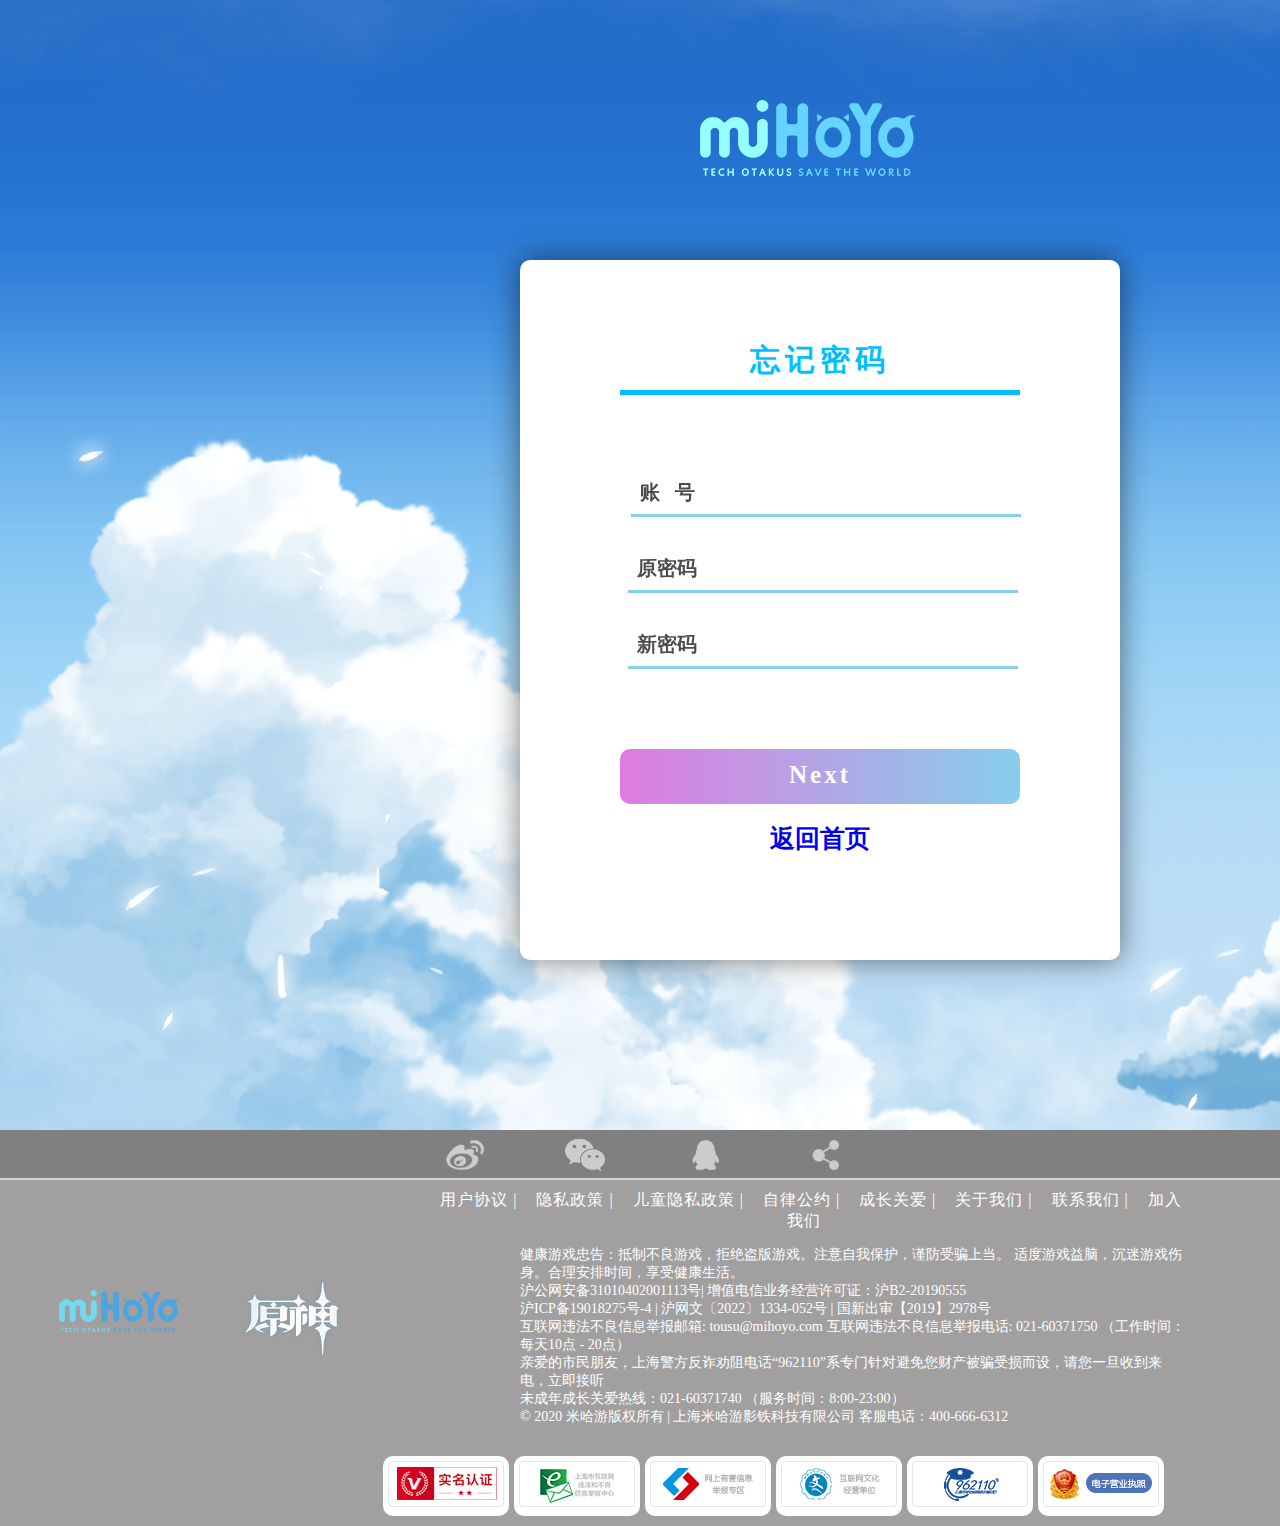
<file: html/account.html>
<!DOCTYPE html>
<html lang="en">

<head>
    <meta charset="UTF-8">
    <meta http-equiv="X-UA-Compatible" content="IE=edge">
    <meta name="viewport" content="width=device-width, initial-scale=1.0">
    <title>账号申诉</title>
    <link rel="stylesheet" href="../css/account.css">
    <style type="text/css">
        a:link {
            text-decoration: none;
        }

        a:hover {
            color: #fff;
            text-shadow: 0 0 10px #69e0ff, 0 0 20px #69e0ff, 0 0 40px #69e0ff;
        }

        a:active {
            color: #8a74eb;
        }
    </style>
</head>

<body>
    <!--header-->
    <div class="head">
        <img src="../images/mihoyo-logo.png" alt="">
    </div>

    <!--main-->
    <div class="all">
        <h1>忘记密码</h1>
        <form action="main">
            <div>
                <input type="text" required>
                <label>账&nbsp;&nbsp;&nbsp;号</label><br>
                <input type="password" required>
                <label>原密码</label><br>
                <input type="password" required>
                <label>新密码</label><br>
                <a href="login.html" class="next">Next</a><br>
            </div>
            <p><a href="index.html" class="back">返回首页</a></p>
        </form>
    </div>

    <!--footer-->
    <div id="footer">
        <div class="sign">
            <div class="sign1"><img src="../images/微博.png" alt=""></div>
            <div class="sign1"><img src="../images/微信.png" alt=""></div>
            <div class="sign1"><img src="../images/QQ.png" alt=""></div>
            <div class="sign1"><img src="../images/分享.png" alt=""></div>
        </div>
        <div class="footer">
            <div class="list">
                <ul>
                    <li>用户协议 |</li>
                    <li>隐私政策 |</li>
                    <li>儿童隐私政策 |</li>
                    <li>自律公约 |</li>
                    <li>成长关爱 |</li>
                    <li>关于我们 |</li>
                    <li>联系我们 |</li>
                    <li>加入我们</li>
                </ul>
            </div>
            <div class="logo">
                <img src="../images/mihoyo-logo.png" width="120px" alt="">
                <img src="../images/原神图标.png" width="120px" class="image3" alt="">
            </div>
            <div class="content">
                <p>
                    健康游戏忠告：抵制不良游戏，拒绝盗版游戏。注意自我保护，谨防受骗上当。
                    适度游戏益脑，沉迷游戏伤身。合理安排时间，享受健康生活。<br>
                    沪公网安备31010402001113号|
                    增值电信业务经营许可证：沪B2-20190555<br>
                    沪ICP备19018275号-4 | 沪网文〔2022〕1334-052号 | 国新出审【2019】2978号<br>
                    互联网违法不良信息举报邮箱: tousu@mihoyo.com 互联网违法不良信息举报电话: 021-60371750 （工作时间：每天10点 - 20点）<br>
                    亲爱的市民朋友，上海警方反诈劝阻电话“962110”系专门针对避免您财产被骗受损而设，请您一旦收到来电，立即接听<br>
                    未成年成长关爱热线：021-60371740 （服务时间：8:00-23:00）<br>
                    © 2020 米哈游版权所有 | 上海米哈游影铁科技有限公司 客服电话：400-666-6312<br>
                </p>
            </div>
            <div class="bottom">
                <div><img src="../images/1.png" alt=""></div>
                <div><img src="../images/2.png" alt=""></div>
                <div><img src="../images/3.png" alt=""></div>
                <div><img src="../images/4.png" alt=""></div>
                <div><img src="../images/5.png" alt=""></div>
                <div><img src="../images/6.png" alt=""></div>
            </div>
        </div>
    </div>
</body>

</html>
</file>
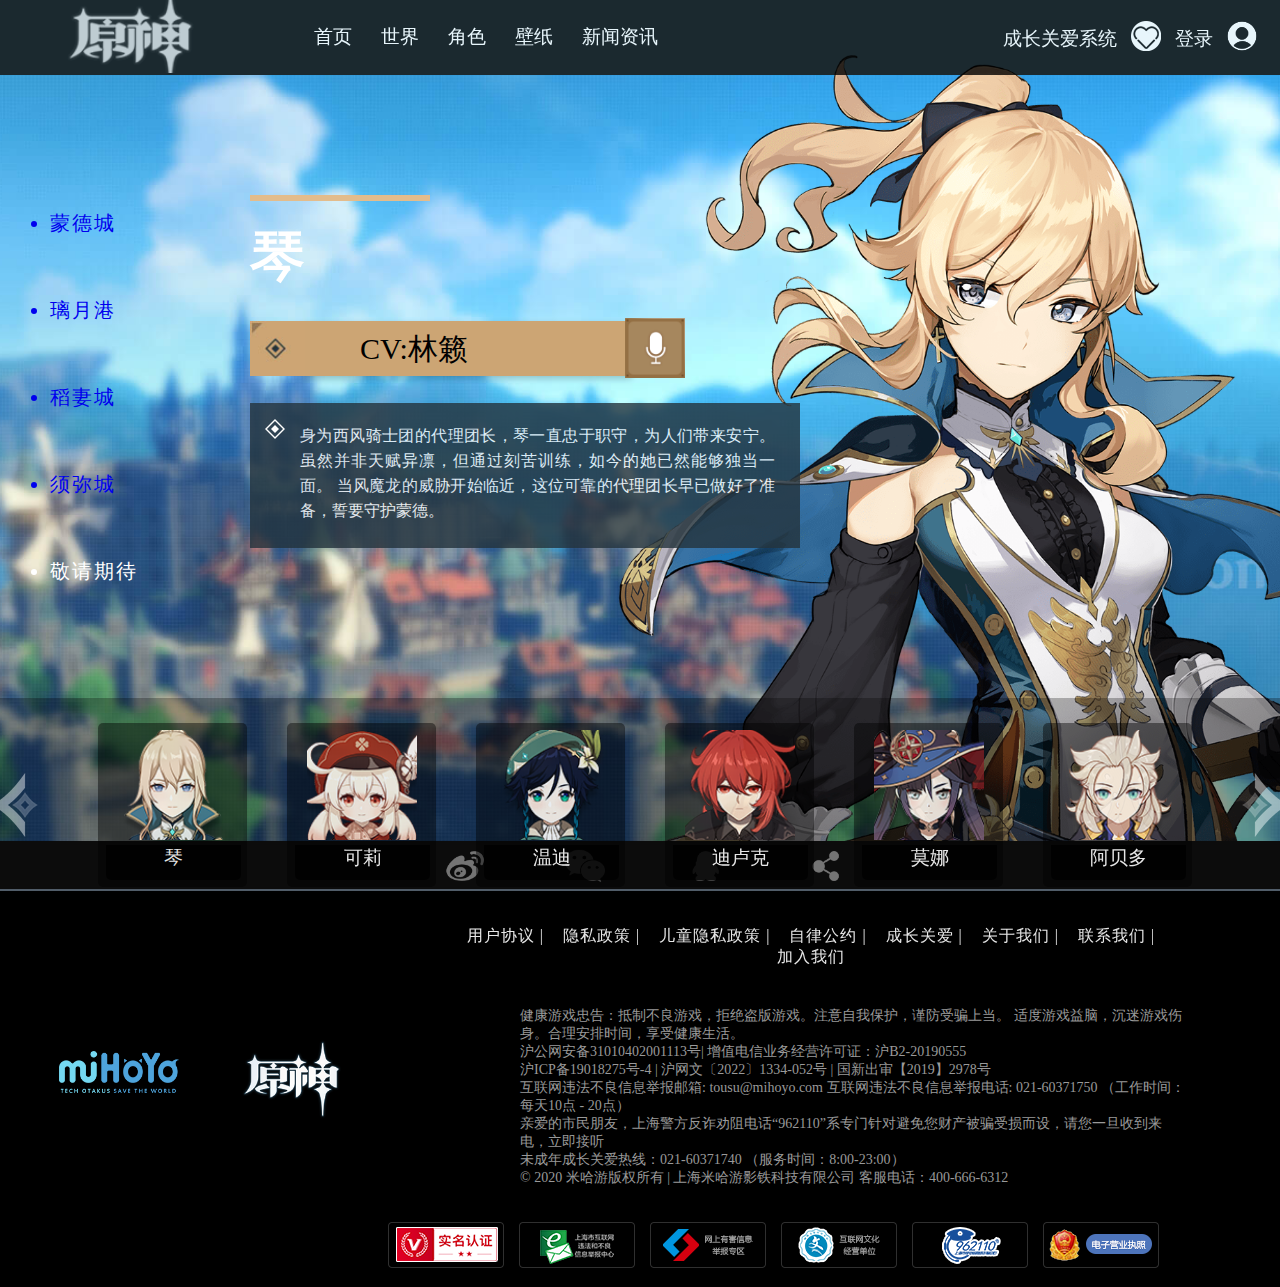
<file: html/figure1.html>
<!DOCTYPE html>
<html lang="en">

<head>
    <meta charset="UTF-8">
    <meta http-equiv="X-UA-Compatible" content="IE=edge">
    <meta name="viewport" content="width=device-width, initial-scale=1.0">
    <title>角色介绍</title>
    <link rel="stylesheet" href="../css/figure1.css">
    <style>
        a:link {
            text-decoration: none;
        }

        a:visited {
            color: #fff;
            text-decoration: none;
        }

        a:hover {
            color: #fff;
            text-decoration: none;
            text-shadow: 0 0 10px #69e0ff, 0 0 20px #69e0ff, 0 0 40px #69e0ff;
        }
    </style>
    <script>
        window.addEventListener('load', function () {
            const name = document.querySelector('.name');
            const cv = document.querySelector('.cv');
            const intro = document.querySelector('.intro');
            const figure = document.querySelector('#figure');
            const jean = document.getElementById('jean');
            const klee = document.getElementById('klee');
            const wendy = document.getElementById('wendy');
            const diluc = document.getElementById('diluc');
            const mona = document.getElementById('mona');
            const albedo = document.getElementById('albedo');
            jean.addEventListener('click', function () {
                figure.src = "../images/figure/琴.png"
                name.innerHTML = '琴';
                cv.innerHTML = 'CV:林籁';
                intro.innerHTML = '身为西风骑士团的代理团长，琴一直忠于职守，为人们带来安宁。虽然琴并非天赋异禀，但通过刻苦训练，如今的她已然能够独当一面。当风魔龙的威胁开始临近，这位可靠的代理团长早已做好了准备，誓要守护蒙德。'
            })
            klee.addEventListener('click', function () {
                figure.src = "../images/figure/可莉.png"
                name.innerHTML = '可莉';
                cv.innerHTML = 'CV:花玲';
                intro.innerHTML = '西风骑士团火花骑士，永远伴随闪光与爆炸出现！———然后在琴团长严厉的目光注视下默默消失。西风骑士团禁闭室的常客，蒙德的爆破大师，人称“逃跑的太阳”。虽然新炸药的配方，很多都是在被关禁闭的时候想出来的……但如果不被关禁闭的话，就更好了。'
            })
            wendy.addEventListener('click', function () {
                figure.src = "../images/figure/温迪.png"
                name.innerHTML = '温迪';
                cv.innerHTML = 'CV:喵*酱';
                intro.innerHTML = '来路不明的吟游诗人，有时唱一些老掉牙的旧诗，有时会唱出谁也没听过的新歌。喜欢苹果和热闹的气氛，讨厌奶酪和一切黏糊糊的物质。在引导【风】的元素力时，元素的塑性往往外显为羽毛，因为他很中意看上去轻飘飘的东西。'
            })
            diluc.addEventListener('click', function () {
                figure.src = "../images/figure/迪卢克.png"
                name.innerHTML = '迪卢克';
                cv.innerHTML = 'CV:马洋';
                intro.innerHTML = '身为蒙德城第一富豪，风度翩翩的迪卢克总是以完美的贵公子形象示人。然而他真是的一面，是秉承坚定信念的战士，他那【不惜一切守护蒙德】的意志犹如火焰般炽热，令他能以恐怖的攻势，毫不留情地将一切敌人击溃。'
            })
            mona.addEventListener('click', function () {
                figure.src = "../images/figure/莫娜.png"
                name.innerHTML = '莫娜';
                cv.innerHTML = 'CV:陈婷婷';
                intro.innerHTML = '神秘的少女占星术士，声称自己是“伟大的占星术士莫娜”。拥有与名号相符的不俗实力，博学而高傲。尽管过着拮据、清贫的生活，但她坚决不用占卜来牟利，正是这种坚持，导致莫娜总是在为生计发愁。'
            })
            albedo.addEventListener('click', function () {
                figure.src = "../images/figure/阿贝多.png"
                name.innerHTML = '阿贝多';
                cv.innerHTML = 'CV:Mace';
                intro.innerHTML = '蒙德西风骑士团首席炼金术士兼调查小队队长，被称做“白垩之子”的天才，他不怎么在意称号和名望，只专注于研究课题。财富和人脉不是他的目标。他渴望驾驭的，是从古到今深藏于人类头脑中的无上知识。'
            })
        })
    </script>
</head>

<body>
    <!--header-->
    <div class="top">
        <div class="left">
            <ul>
                <li><img src="../images/logo.png" class="image" width="400px" alt=""></li>
                <a href="index.html">
                    <li>首页</li>
                </a>
                <a href="world.html">
                    <li>世界</li>
                </a>
                <a href="figure1.html">
                    <li>角色</li>
                </a>
                <a href="wallpaper.html">
                    <li>壁纸</li>
                </a>
                <a href="news.html">
                    <li>新闻资讯</li>
                </a>
            </ul>
        </div>
        <div class="right">
            <ul>
                <a href="https://jiazhang.mihoyo.com/index.html#/">
                    <li>成长关爱系统</li>
                </a>
                <li><img src="../images/爱心.png" alt=""></li>
                <a href="login.html">
                    <li>登录</li>
                </a>
                <li><img src="../images/登录.png" alt=""></li>
            </ul>
        </div>
    </div>

    <!--main-->
    <div class="main">
        <div class="headline"></div>
        <div class="name">琴</div>
        <div class="cv">CV:林籁</div>
        <div id="icon1"><img src="../images/figure/icon1.jpeg" alt="" width="55px"></div>
        <div id="mic"><img src="../images/figure/mic.png" alt="" id="mic"></div>
        <div id="icon2"><img src="../images/figure/icon2.png" alt=""></div>
        <div class="intro">身为西风骑士团的代理团长，琴一直忠于职守，为人们带来安宁。
            虽然并非天赋异凛，但通过刻苦训练，如今的她已然能够独当一面。
            当风魔龙的威胁开始临近，这位可靠的代理团长早已做好了准备，誓要守护蒙德。</div>
        <div class="figure"><img src="../images/figure/琴.png" alt="" id="figure"></div>
        <div class="list">
            <div class="icon-left"><img src="../images/figure/left.png" alt=""></div>
            <div class="avatar" id="jean"><img src="../images/figure/小琴.png" alt="">
                <p>琴</p>
            </div>
            <div class="avatar" id="klee"><img src="../images/figure/小可莉.png" alt="">
                <p>可莉</p>
            </div>
            <div class="avatar" id="wendy"><img src="../images/figure/小温迪.png" alt="">
                <p>温迪</p>
            </div>
            <div class="avatar" id="diluc"><img src="../images/figure/小迪卢克.png" alt="">
                <p>迪卢克</p>
            </div>
            <div class="avatar" id="mona"><img src="../images/figure/小莫娜.png" alt="">
                <p>莫娜</p>
            </div>
            <div class="avatar" id="albedo"><img src="../images/figure/小阿贝多.png" alt="">
                <p>阿贝多</p>
            </div>
            <div class="icon-right"><img src="../images/figure/right.png" alt=""></div>
        </div>
    </div>

    <!-- 地区导航栏 -->
    <div class="city">
        <ul>
            <a href="figure1.html">
                <li>蒙德城</li>
            </a>
            <a href="figure2.html">
                <li>璃月港</li>
            </a>
            <a href="figure3.html">
                <li>稻妻城</li>
            </a>
            <a href="figure4.html">
                <li>须弥城</li>
            </a>
            <li>敬请期待</li>
        </ul>
    </div>

    <!--footer-->
    <div id="footer">
        <div class="sign">
            <div class="sign1"><img src="../images/微博.png" alt=""></div>
            <div class="sign1"><img src="../images/微信.png" alt=""></div>
            <div class="sign1"><img src="../images/QQ.png" alt=""></div>
            <div class="sign1"><img src="../images/分享.png" alt=""></div>
        </div>
        <div class="footer">
            <div class="list">
                <ul>
                    <li>用户协议 |</li>
                    <li>隐私政策 |</li>
                    <li>儿童隐私政策 |</li>
                    <li>自律公约 |</li>
                    <li>成长关爱 |</li>
                    <li>关于我们 |</li>
                    <li>联系我们 |</li>
                    <li>加入我们</li>
                </ul>
            </div>
            <div class="logo">
                <img src="../images/mihoyo-logo.png" width="120px" alt="">
                <img src="../images/原神图标.png" width="120px" class="image1" alt="">
            </div>
            <div class="content">
                <p>
                    健康游戏忠告：抵制不良游戏，拒绝盗版游戏。注意自我保护，谨防受骗上当。
                    适度游戏益脑，沉迷游戏伤身。合理安排时间，享受健康生活。<br>
                    沪公网安备31010402001113号|
                    增值电信业务经营许可证：沪B2-20190555<br>
                    沪ICP备19018275号-4 | 沪网文〔2022〕1334-052号 | 国新出审【2019】2978号<br>
                    互联网违法不良信息举报邮箱: tousu@mihoyo.com 互联网违法不良信息举报电话: 021-60371750 （工作时间：每天10点 - 20点）<br>
                    亲爱的市民朋友，上海警方反诈劝阻电话“962110”系专门针对避免您财产被骗受损而设，请您一旦收到来电，立即接听<br>
                    未成年成长关爱热线：021-60371740 （服务时间：8:00-23:00）<br>
                    © 2020 米哈游版权所有 | 上海米哈游影铁科技有限公司 客服电话：400-666-6312<br>
                </p>
            </div>
            <div class="bottom">
                <div><img src="../images/1.png" alt=""></div>
                <div><img src="../images/2.png" alt=""></div>
                <div><img src="../images/3.png" alt=""></div>
                <div><img src="../images/4.png" alt=""></div>
                <div><img src="../images/5.png" alt=""></div>
                <div><img src="../images/6.png" alt=""></div>
            </div>
        </div>
    </div>
</body>

</html>
</file>
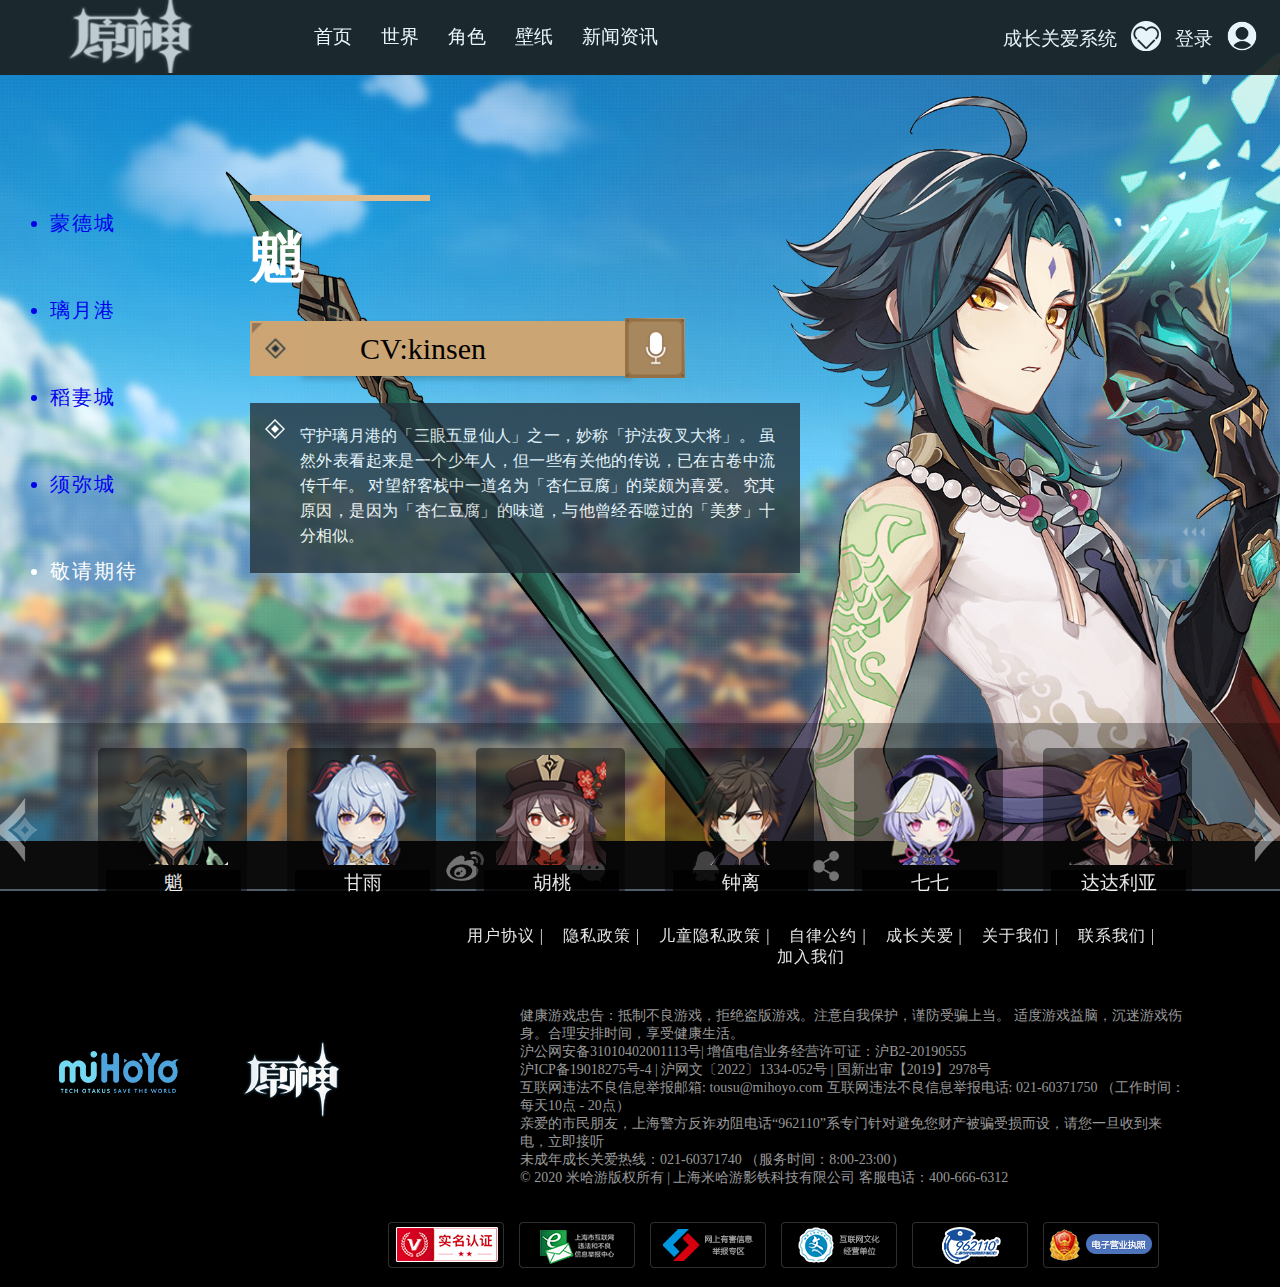
<file: html/figure2.html>
<!DOCTYPE html>
<html lang="en">

<head>
    <meta charset="UTF-8">
    <meta http-equiv="X-UA-Compatible" content="IE=edge">
    <meta name="viewport" content="width=device-width, initial-scale=1.0">
    <title>角色介绍</title>
    <link rel="stylesheet" href="../css/figure2.css">
    <style>
        a:link {
            text-decoration: none;
        }

        a:visited {
            color: #fff;
            text-decoration: none;
        }

        a:hover {
            color: #fff;
            text-decoration: none;
            text-shadow: 0 0 10px #69e0ff, 0 0 20px #69e0ff, 0 0 40px #69e0ff;
        }
    </style>
    <script>
        window.addEventListener('load', function () {
            const name = document.querySelector('.name');
            const cv = document.querySelector('.cv');
            const intro = document.querySelector('.intro');
            const figure = document.querySelector('#figure');
            const xiao = document.getElementById('xiao');
            const ganyu = document.getElementById('ganyu');
            const hutao = document.getElementById('hutao');
            const zhongli = document.getElementById('zhongli');
            const qiqi = document.getElementById('qiqi');
            const tartaglia = document.getElementById('tartaglia');
            xiao.addEventListener('click', function () {
                figure.src = "../images/figure/魈.png"
                name.innerHTML = '魈';
                cv.innerHTML = 'CV: kinsen';
                intro.innerHTML = '守护璃月港的「三眼五显仙人」之一，妙称「护法夜叉大将」。虽然外表看起来是一个少年人，但一些有关他的传说，已在古卷中流传千年。对望舒客栈中一道名为「杏仁豆腐」的菜颇为喜爱。究其原因，是因为「杏仁豆腐」的味道，与他曾经吞噬过的「美梦」十分相似。'
            })
            ganyu.addEventListener('click', function () {
                figure.src = "../images/figure/甘雨.png"
                name.innerHTML = '甘雨';
                cv.innerHTML = 'CV:林簌';
                intro.innerHTML = '璃月七星的秘书，体内流淌着人类与仙兽的血脉。天性优雅娴静，但仙兽「麒麟」温柔的性情与坚定毅重的工作态度毫无冲突。毕竟，甘雨坚信自己所做的一切工作都是为了践行与帝君的契约，谋求璃月众生的最大福祉。'
            })
            hutao.addEventListener('click', function () {
                figure.src = "../images/figure/胡桃.png"
                name.innerHTML = '胡桃';
                cv.innerHTML = 'CV:陶典';
                intro.innerHTML = '胡桃——「往生堂」第七十七代堂主，掌控着璃月葬仪事务的重要人物。尽心尽力地为人们完成送别之仪，维护着世间阴阳平衡之道。除此以外还是个神奇打油诗人，诸多「杰作」被璃月人口口相传。'
            })
            zhongli.addEventListener('click', function () {
                figure.src = "../images/figure/钟离.png"
                name.innerHTML = '钟离';
                cv.innerHTML = 'CV:彭博';
                intro.innerHTML = '应「往生堂」邀请而来的神秘客卿。样貌俊美，举止高雅，拥有远超常人的学识。虽说来历不明，却知礼数、晓规矩。坐镇「往生堂」，能行天地万物之典仪。'
            })
            qiqi.addEventListener('click', function () {
                figure.src = "../images/figure/七七.png"
                name.innerHTML = '七七';
                cv.innerHTML = 'CV:宴宁';
                intro.innerHTML = '药庐「不卜庐」的采药姑娘兼学徒。因「仙缘」而拥有不死之身，行动时需要自己给自己下敕令。七七的记忆力非常差，为了保证日常生活的顺利，她随身携带着一本笔记，写有各种各样的注意事项。但在最不巧的那些日子里，她连「要看笔记」这件事都会忘记……'
            })
            tartaglia.addEventListener('click', function () {
                figure.src = "../images/figure/达达利亚.png"
                name.innerHTML = '达达利亚';
                cv.innerHTML = 'CV:鱼冻';
                intro.innerHTML = '达达利亚——来自寒冰之国，心思变幻莫测的客人。不必猜测他的想法，也无需质疑他的来意。只要记住：这副稚气未脱的外表下暗藏的，是锤炼到极致的战士之躯。'
            })
        })
    </script>
</head>

<body>
    <!--header-->
    <div class="top">
        <div class="left">
            <ul>
                <li><img src="../images/logo.png" class="image" width="400px" alt=""></li>
                <a href="index.html">
                    <li>首页</li>
                </a>
                <a href="world.html">
                    <li>世界</li>
                </a>
                <a href="figure1.html">
                    <li>角色</li>
                </a>
                <a href="wallpaper.html">
                    <li>壁纸</li>
                </a>
                <a href="news.html">
                    <li>新闻资讯</li>
                </a>
            </ul>
        </div>
        <div class="right">
            <ul>
                <a href="https://jiazhang.mihoyo.com/index.html#/">
                    <li>成长关爱系统</li>
                </a>
                <li><img src="../images/爱心.png" alt=""></li>
                <a href="login.html">
                    <li>登录</li>
                </a>
                <li><img src="../images/登录.png" alt=""></li>
            </ul>
        </div>
    </div>

    <!--main-->
    <div class="main">
        <div class="headline"></div>
        <div class="name">魈</div>
        <div class="cv">CV:kinsen</div>
        <div id="icon1"><img src="../images/figure/icon1.jpeg" alt="" width="55px"></div>
        <div id="mic"><img src="../images/figure/mic.png" alt="" id="mic"></div>
        <div id="icon2"><img src="../images/figure/icon2.png" alt=""></div>
        <div class="intro">守护璃月港的「三眼五显仙人」之一，妙称「护法夜叉大将」。
            虽然外表看起来是一个少年人，但一些有关他的传说，已在古卷中流传千年。
            对望舒客栈中一道名为「杏仁豆腐」的菜颇为喜爱。
            究其原因，是因为「杏仁豆腐」的味道，与他曾经吞噬过的「美梦」十分相似。</div>
        <div class="figure"><img src="../images/figure/魈.png" alt="" id="figure"></div>
        <div class="list">
            <div class="icon-left"><img src="../images/figure/left.png" alt=""></div>
            <div class="avatar" id="xiao"><img src="../images/figure/小魈.png" alt="">
                <p>魈</p>
            </div>
            <div class="avatar" id="ganyu"><img src="../images/figure/小甘雨.png" alt="">
                <p>甘雨</p>
            </div>
            <div class="avatar" id="hutao"><img src="../images/figure/小胡桃.png" alt="">
                <p>胡桃</p>
            </div>
            <div class="avatar" id="zhongli"><img src="../images/figure/小钟离.png" alt="">
                <p>钟离</p>
            </div>
            <div class="avatar" id="qiqi"><img src="../images/figure/小七七.png" alt="">
                <p>七七</p>
            </div>
            <div class="avatar" id="tartaglia"><img src="../images/figure/小达达利亚.png" alt="">
                <p>达达利亚</p>
            </div>
            <div class="icon-right"><img src="../images/figure/right.png" alt=""></div>
        </div>
    </div>

    <!-- 地区导航栏 -->
    <div class="city">
        <ul>
            <a href="figure1.html">
                <li>蒙德城</li>
            </a>
            <a href="figure2.html">
                <li>璃月港</li>
            </a>
            <a href="figure3.html">
                <li>稻妻城</li>
            </a>
            <a href="figure4.html">
                <li>须弥城</li>
            </a>
            <li>敬请期待</li>
        </ul>
    </div>

    <!--footer-->
    <div id="footer">
        <div class="sign">
            <div class="sign1"><img src="../images/微博.png" alt=""></div>
            <div class="sign1"><img src="../images/微信.png" alt=""></div>
            <div class="sign1"><img src="../images/QQ.png" alt=""></div>
            <div class="sign1"><img src="../images/分享.png" alt=""></div>
        </div>
        <div class="footer">
            <div class="list">
                <ul>
                    <li>用户协议 |</li>
                    <li>隐私政策 |</li>
                    <li>儿童隐私政策 |</li>
                    <li>自律公约 |</li>
                    <li>成长关爱 |</li>
                    <li>关于我们 |</li>
                    <li>联系我们 |</li>
                    <li>加入我们</li>
                </ul>
            </div>
            <div class="logo">
                <img src="../images/mihoyo-logo.png" width="120px" alt="">
                <img src="../images/原神图标.png" width="120px" class="image1" alt="">
            </div>
            <div class="content">
                <p>
                    健康游戏忠告：抵制不良游戏，拒绝盗版游戏。注意自我保护，谨防受骗上当。
                    适度游戏益脑，沉迷游戏伤身。合理安排时间，享受健康生活。<br>
                    沪公网安备31010402001113号|
                    增值电信业务经营许可证：沪B2-20190555<br>
                    沪ICP备19018275号-4 | 沪网文〔2022〕1334-052号 | 国新出审【2019】2978号<br>
                    互联网违法不良信息举报邮箱: tousu@mihoyo.com 互联网违法不良信息举报电话: 021-60371750 （工作时间：每天10点 - 20点）<br>
                    亲爱的市民朋友，上海警方反诈劝阻电话“962110”系专门针对避免您财产被骗受损而设，请您一旦收到来电，立即接听<br>
                    未成年成长关爱热线：021-60371740 （服务时间：8:00-23:00）<br>
                    © 2020 米哈游版权所有 | 上海米哈游影铁科技有限公司 客服电话：400-666-6312<br>
                </p>
            </div>
            <div class="bottom">
                <div><img src="../images/1.png" alt=""></div>
                <div><img src="../images/2.png" alt=""></div>
                <div><img src="../images/3.png" alt=""></div>
                <div><img src="../images/4.png" alt=""></div>
                <div><img src="../images/5.png" alt=""></div>
                <div><img src="../images/6.png" alt=""></div>
            </div>
        </div>
    </div>
</body>

</html>
</file>
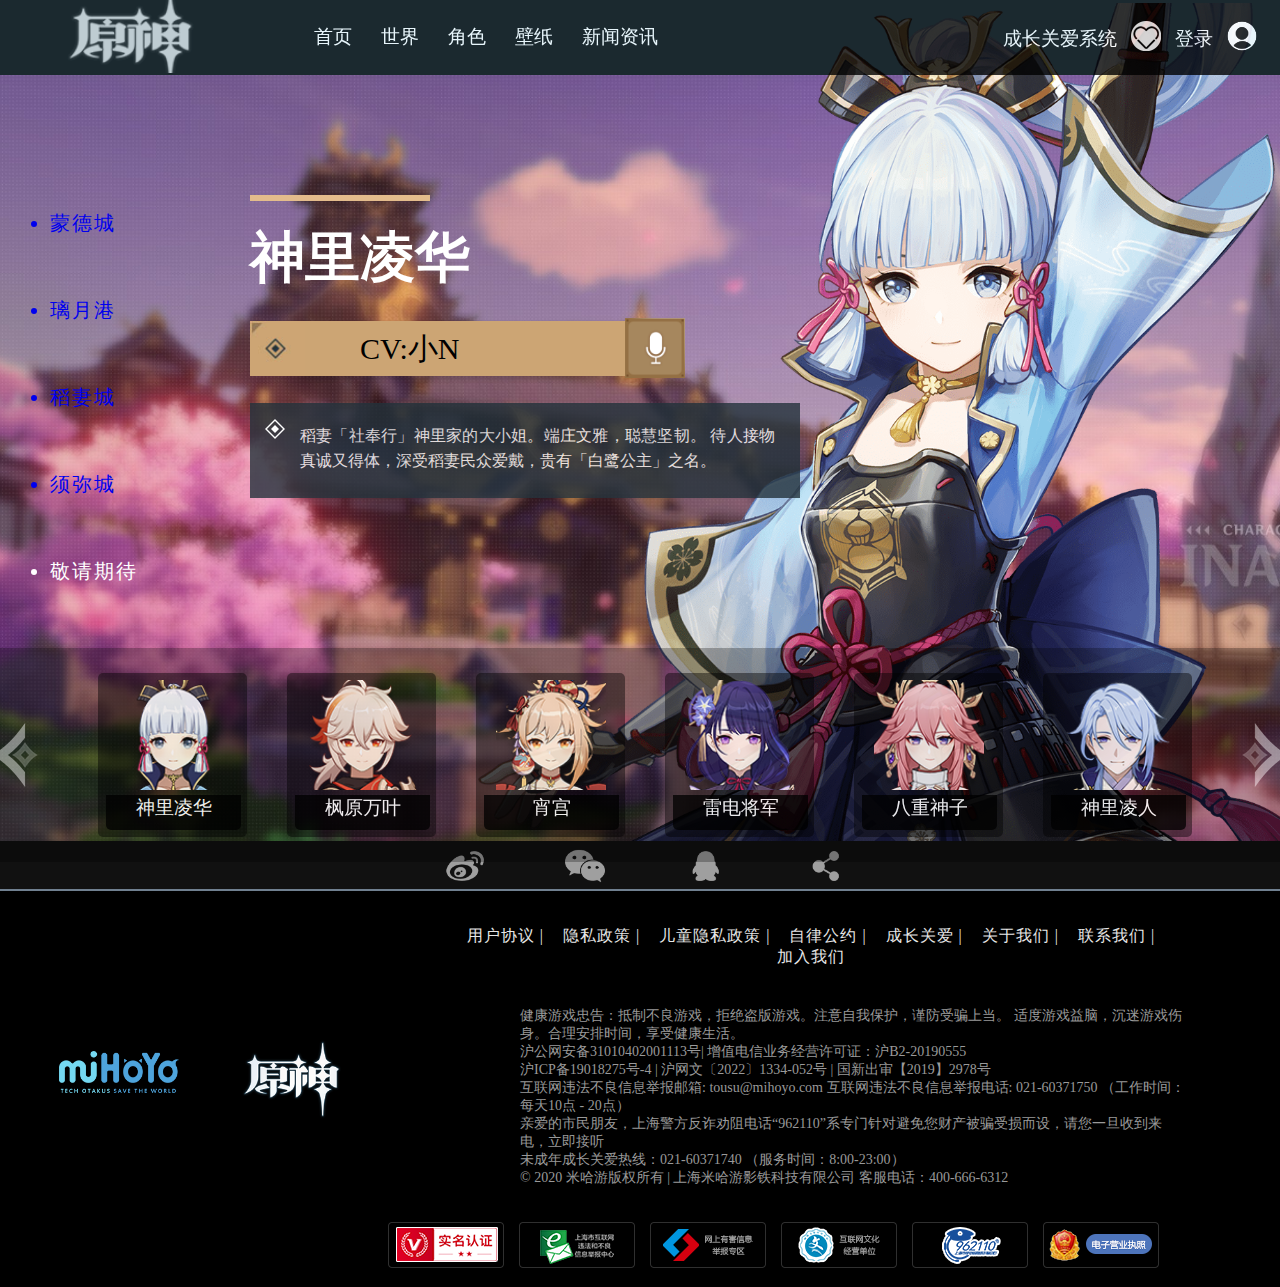
<file: html/figure3.html>
<!DOCTYPE html>
<html lang="en">

<head>
    <meta charset="UTF-8">
    <meta http-equiv="X-UA-Compatible" content="IE=edge">
    <meta name="viewport" content="width=device-width, initial-scale=1.0">
    <title>角色介绍</title>
    <link rel="stylesheet" href="../css/figure3.css">
    <style>
        a:link {
            text-decoration: none;
        }

        a:visited {
            color: #fff;
            text-decoration: none;
        }

        a:hover {
            color: #fff;
            text-decoration: none;
            text-shadow: 0 0 10px #69e0ff, 0 0 20px #69e0ff, 0 0 40px #69e0ff;
        }
    </style>
    <script>
        window.addEventListener('load', function () {
            const name = document.querySelector('.name');
            const cv = document.querySelector('.cv');
            const intro = document.querySelector('.intro');
            const figure = document.querySelector('#figure');
            const ayaka = document.getElementById('ayaka');
            const kazuha = document.getElementById('kazuha');
            const yoimiya = document.getElementById('yoimiya');
            const raiden = document.getElementById('raiden');
            const miko = document.getElementById('miko');
            const ayato = document.getElementById('ayato');
            ayaka.addEventListener('click', function () {
                figure.src = "../images/figure/凌华.png"
                name.innerHTML = '神里凌华';
                cv.innerHTML = 'CV:小N';
                intro.innerHTML = '稻妻「社奉行」神里家的大小姐。端庄文雅，聪慧坚韧。待人接物真诚又得体，深受稻妻民众爱戴，贵有「白鹭公主」之名。'
            })
            kazuha.addEventListener('click', function () {
                figure.src = "../images/figure/万叶.png"
                name.innerHTML = '枫原万叶';
                cv.innerHTML = 'CV:斑马';
                intro.innerHTML = '稻妻出身的浪人武士。为人谦和，个性温顺。年轻潇洒的外表下埋藏着许多往事。看似随性，心中却有独属于自己的行事准则。'
            })
            yoimiya.addEventListener('click', function () {
                figure.src = "../images/figure/宵宫.png"
                name.innerHTML = '宵宫';
                cv.innerHTML = 'CV:金娜';
                intro.innerHTML = '才华横溢的烟花工匠，「长野原烟花店」的现任店主，被誉为「夏祭的女王」。热情似火的少女。未泯的童心与匠人的执着在她身上交织出了奇妙的焰色反应。'
            })
            raiden.addEventListener('click', function () {
                figure.src = "../images/figure/影.png"
                name.innerHTML = '雷电将军';
                cv.innerHTML = 'CV:菊花花';
                intro.innerHTML = '雷电将军——此世最殊胜威怖的雷霆化身，稻妻幕府的最高主宰。挟威权之鸣雷，逐永恒之孤道的寂灭者。'
            })
            miko.addEventListener('click', function () {
                figure.src = "../images/figure/神子.png"
                name.innerHTML = '八重神子';
                cv.innerHTML = 'CV:杜冥鸦';
                intro.innerHTML = '掌管鸣神大社的大巫女、狐之血脉的延续者、「永恒」的眷属与友人，以及，轻小说出版社「八重堂」的恐怖总编…有着多重身份的神秘宫司，凡人们或许永远无法了解她的真面目与真心。'
            })
            ayato.addEventListener('click', function () {
                figure.src = "../images/figure/凌人.png"
                name.innerHTML = '神里凌人';
                cv.innerHTML = 'CV:赵路';
                intro.innerHTML = '社奉行神里家现任家主。总有办法以周全的手段实现自身目的。不过，鲜少有人知道他如今最在意的「目的」是什么。'
            })
        })
    </script>
</head>

<body>
    <!--header-->
    <div class="top">
        <div class="left">
            <ul>
                <li><img src="../images/logo.png" class="image" width="400px" alt=""></li>
                <a href="index.html">
                    <li>首页</li>
                </a>
                <a href="world.html">
                    <li>世界</li>
                </a>
                <a href="figure1.html">
                    <li>角色</li>
                </a>
                <a href="wallpaper.html">
                    <li>壁纸</li>
                </a>
                <a href="news.html">
                    <li>新闻资讯</li>
                </a>
            </ul>
        </div>
        <div class="right">
            <ul>
                <a href="https://jiazhang.mihoyo.com/index.html#/">
                    <li>成长关爱系统</li>
                </a>
                <li><img src="../images/爱心.png" alt=""></li>
                <a href="login.html">
                    <li>登录</li>
                </a>
                <li><img src="../images/登录.png" alt=""></li>
            </ul>
        </div>
    </div>

    <!--main-->
    <div class="main">
        <div class="headline"></div>
        <div class="name">神里凌华</div>
        <div class="cv">CV:小N</div>
        <div id="icon1"><img src="../images/figure/icon1.jpeg" alt="" width="55px"></div>
        <div id="mic"><img src="../images/figure/mic.png" alt="" id="mic"></div>
        <div id="icon2"><img src="../images/figure/icon2.png" alt=""></div>
        <div class="intro">稻妻「社奉行」神里家的大小姐。端庄文雅，聪慧坚韧。
            待人接物真诚又得体，深受稻妻民众爱戴，贵有「白鹭公主」之名。</div>
        <div class="figure"><img src="../images/figure/凌华.png" alt="" id="figure"></div>
        <div class="list">
            <div class="icon-left"><img src="../images/figure/left.png" alt=""></div>
            <div class="avatar" id="ayaka"><img src="../images/figure/小凌华.png" alt="">
                <p>神里凌华</p>
            </div>
            <div class="avatar" id="kazuha"><img src="../images/figure/小万叶.png" alt="">
                <p>枫原万叶</p>
            </div>
            <div class="avatar" id="yoimiya"><img src="../images/figure/小宵宫.png" alt="">
                <p>宵宫</p>
            </div>
            <div class="avatar" id="raiden"><img src="../images/figure/小影.png" alt="">
                <p>雷电将军</p>
            </div>
            <div class="avatar" id="miko"><img src="../images/figure/小神子.png" alt="">
                <p>八重神子</p>
            </div>
            <div class="avatar" id="ayato"><img src="../images/figure/小凌人.png" alt="">
                <p>神里凌人</p>
            </div>
            <div class="icon-right"><img src="../images/figure/right.png" alt=""></div>
        </div>
    </div>

    <!-- 地区导航栏 -->
    <div class="city">
        <ul>
            <a href="figure1.html">
                <li>蒙德城</li>
            </a>
            <a href="figure2.html">
                <li>璃月港</li>
            </a>
            <a href="figure3.html">
                <li>稻妻城</li>
            </a>
            <a href="figure4.html">
                <li>须弥城</li>
            </a>
            <li>敬请期待</li>
        </ul>
    </div>

    <!--footer-->
    <div id="footer">
        <div class="sign">
            <div class="sign1"><img src="../images/微博.png" alt=""></div>
            <div class="sign1"><img src="../images/微信.png" alt=""></div>
            <div class="sign1"><img src="../images/QQ.png" alt=""></div>
            <div class="sign1"><img src="../images/分享.png" alt=""></div>
        </div>
        <div class="footer">
            <div class="list">
                <ul>
                    <li>用户协议 |</li>
                    <li>隐私政策 |</li>
                    <li>儿童隐私政策 |</li>
                    <li>自律公约 |</li>
                    <li>成长关爱 |</li>
                    <li>关于我们 |</li>
                    <li>联系我们 |</li>
                    <li>加入我们</li>
                </ul>
            </div>
            <div class="logo">
                <img src="../images/mihoyo-logo.png" width="120px" alt="">
                <img src="../images/原神图标.png" width="120px" class="image1" alt="">
            </div>
            <div class="content">
                <p>
                    健康游戏忠告：抵制不良游戏，拒绝盗版游戏。注意自我保护，谨防受骗上当。
                    适度游戏益脑，沉迷游戏伤身。合理安排时间，享受健康生活。<br>
                    沪公网安备31010402001113号|
                    增值电信业务经营许可证：沪B2-20190555<br>
                    沪ICP备19018275号-4 | 沪网文〔2022〕1334-052号 | 国新出审【2019】2978号<br>
                    互联网违法不良信息举报邮箱: tousu@mihoyo.com 互联网违法不良信息举报电话: 021-60371750 （工作时间：每天10点 - 20点）<br>
                    亲爱的市民朋友，上海警方反诈劝阻电话“962110”系专门针对避免您财产被骗受损而设，请您一旦收到来电，立即接听<br>
                    未成年成长关爱热线：021-60371740 （服务时间：8:00-23:00）<br>
                    © 2020 米哈游版权所有 | 上海米哈游影铁科技有限公司 客服电话：400-666-6312<br>
                </p>
            </div>
            <div class="bottom">
                <div><img src="../images/1.png" alt=""></div>
                <div><img src="../images/2.png" alt=""></div>
                <div><img src="../images/3.png" alt=""></div>
                <div><img src="../images/4.png" alt=""></div>
                <div><img src="../images/5.png" alt=""></div>
                <div><img src="../images/6.png" alt=""></div>
            </div>
        </div>
    </div>
</body>

</html>
</file>
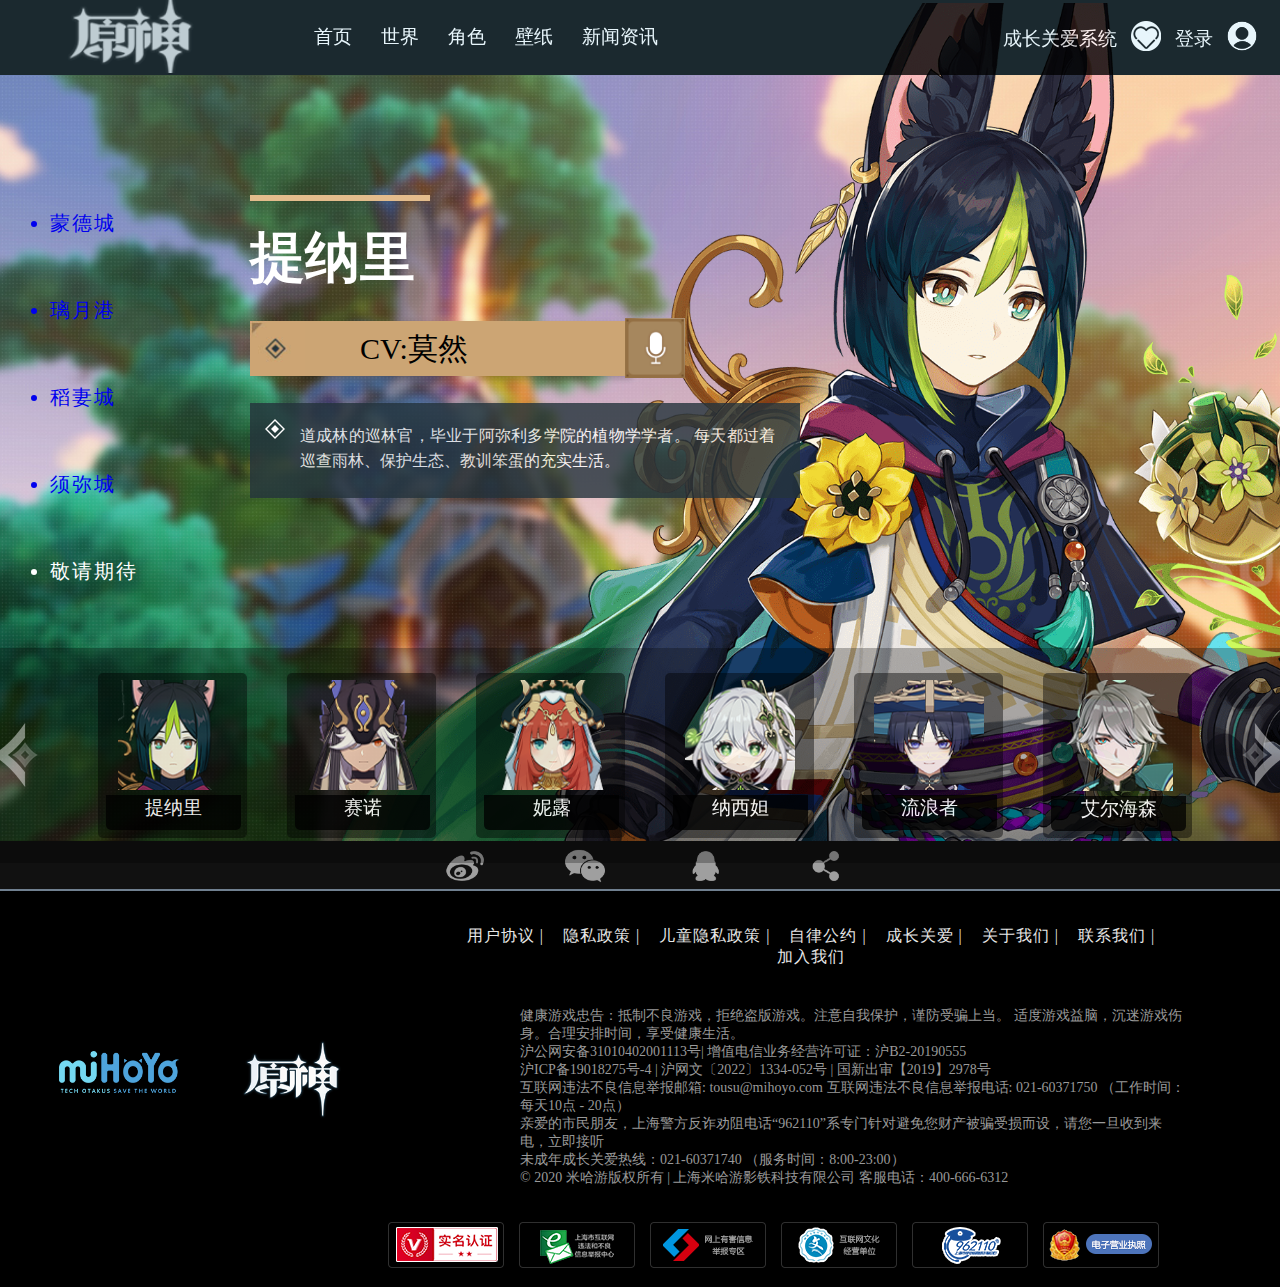
<file: html/figure4.html>
<!DOCTYPE html>
<html lang="en">

<head>
    <meta charset="UTF-8">
    <meta http-equiv="X-UA-Compatible" content="IE=edge">
    <meta name="viewport" content="width=device-width, initial-scale=1.0">
    <title>角色介绍</title>
    <link rel="stylesheet" href="../css/figure4.css">
    <style>
        a:link {
            text-decoration: none;
        }

        a:visited {
            color: #fff;
            text-decoration: none;
        }

        a:hover {
            color: #fff;
            text-decoration: none;
            text-shadow: 0 0 10px #69e0ff, 0 0 20px #69e0ff, 0 0 40px #69e0ff;
        }
    </style>
    <script>
        window.addEventListener('load', function () {
            const name = document.querySelector('.name');
            const cv = document.querySelector('.cv');
            const intro = document.querySelector('.intro');
            const figure = document.querySelector('#figure');
            const tighnari = document.getElementById('tighnari');
            const cyno = document.getElementById('cyno');
            const nilou = document.getElementById('nilou');
            const nahida = document.getElementById('nahida');
            const wanderer = document.getElementById('wanderer');
            const alhaitham = document.getElementById('alhaitham');
            tighnari.addEventListener('click', function () {
                figure.src = "../images/figure/提纳里.png"
                name.innerHTML = '提纳里';
                cv.innerHTML = 'CV:莫然';
                intro.innerHTML = '道成林的巡林官，毕业于阿弥利多学院的植物学学者。每天都过着巡查雨林、保护生态、教训笨蛋的充实生活。'
            })
            cyno.addEventListener('click', function () {
                figure.src = "../images/figure/赛诺.png"
                name.innerHTML = '赛诺';
                cv.innerHTML = 'CV:李轻扬';
                intro.innerHTML = '教令院的大风纪官，所有风纪官们的首领。拥有的独特幽默感令人印象深刻。'
            })
            nilou.addEventListener('click', function () {
                figure.src = "../images/figure/妮露.png"
                name.innerHTML = '妮露';
                cv.innerHTML = 'CV:紫苏九月';
                intro.innerHTML = '「祖拜尔剧场」的明星演员，舞姿娉婷，如睡莲初绽，一尘不染。但她绝非高傲清冷之人，即便只是匆匆的旅者，也会对她纯洁质朴的笑容过目不忘。'
            })
            nahida.addEventListener('click', function () {
                figure.src = "../images/figure/纳西妲.png"
                name.innerHTML = '纳西妲';
                cv.innerHTML = 'CV:花玲';
                intro.innerHTML = '「小吉祥草王」深居于净善宫内，向来不受重视，也很少被人提及。她身负重任，哪怕目睹漆黑，经历孤独，也不曾停下脚步。'
            })
            wanderer.addEventListener('click', function () {
                figure.src = "../images/figure/散兵.png"
                name.innerHTML = '流浪者';
                cv.innerHTML = 'CV:鹿暗';
                intro.innerHTML = '若有心者方为人，他不可称之为人。若无心者亦有悲喜苦乐，他便是最像人的人偶。'
            })
            alhaitham.addEventListener('click', function () {
                figure.src = "../images/figure/艾尔海森.png"
                name.innerHTML = '艾尔海森';
                cv.innerHTML = 'CV:杨超然';
                intro.innerHTML = '须弥教令院现任书记官，有过人的智慧与才能。生活得自由自在，一般人基本找不到他。'
            })
        })
    </script>
</head>

<body>
    <!--header-->
    <div class="top">
        <div class="left">
            <ul>
                <li><img src="../images/logo.png" class="image" width="400px" alt=""></li>
                <a href="index.html">
                    <li>首页</li>
                </a>
                <a href="world.html">
                    <li>世界</li>
                </a>
                <a href="figure1.html">
                    <li>角色</li>
                </a>
                <a href="wallpaper.html">
                    <li>壁纸</li>
                </a>
                <a href="news.html">
                    <li>新闻资讯</li>
                </a>
            </ul>
        </div>
        <div class="right">
            <ul>
                <a href="https://jiazhang.mihoyo.com/index.html#/">
                    <li>成长关爱系统</li>
                </a>
                <li><img src="../images/爱心.png" alt=""></li>
                <a href="login.html">
                    <li>登录</li>
                </a>
                <li><img src="../images/登录.png" alt=""></li>
            </ul>
        </div>
    </div>

    <!--main-->
    <div class="main">
        <div class="headline"></div>
        <div class="name">提纳里</div>
        <div class="cv">CV:莫然</div>
        <div id="icon1"><img src="../images/figure/icon1.jpeg" alt="" width="55px"></div>
        <div id="mic"><img src="../images/figure/mic.png" alt="" id="mic"></div>
        <div id="icon2"><img src="../images/figure/icon2.png" alt=""></div>
        <div class="intro">道成林的巡林官，毕业于阿弥利多学院的植物学学者。
            每天都过着巡查雨林、保护生态、教训笨蛋的充实生活。</div>
        <div class="figure"><img src="../images/figure/提纳里.png" alt="" id="figure"></div>
        <div class="list">
            <div class="icon-left"><img src="../images/figure/left.png" alt=""></div>
            <div class="avatar" id="tighnari"><img src="../images/figure/小提纳里.png" alt="">
                <p>提纳里</p>
            </div>
            <div class="avatar" id="cyno"><img src="../images/figure/小赛诺.png" alt="">
                <p>赛诺</p>
            </div>
            <div class="avatar" id="nilou"><img src="../images/figure/小妮露.png" alt="">
                <p>妮露</p>
            </div>
            <div class="avatar" id="nahida"><img src="../images/figure/小纳西妲.png" alt="">
                <p>纳西妲</p>
            </div>
            <div class="avatar" id="wanderer"><img src="../images/figure/小散兵.png" alt="">
                <p>流浪者</p>
            </div>
            <div class="avatar" id="alhaitham"><img src="../images/figure/小海森.png" alt="">
                <p>艾尔海森</p>
            </div>
            <div class="icon-right"><img src="../images/figure/right.png" alt=""></div>
        </div>
    </div>

    <!-- 地区导航栏 -->
    <div class="city">
        <ul>
            <a href="figure1.html">
                <li>蒙德城</li>
            </a>
            <a href="figure2.html">
                <li>璃月港</li>
            </a>
            <a href="figure3.html">
                <li>稻妻城</li>
            </a>
            <a href="figure4.html">
                <li>须弥城</li>
            </a>
            <li>敬请期待</li>
        </ul>
    </div>

    <!--footer-->
    <div id="footer">
        <div class="sign">
            <div class="sign1"><img src="../images/微博.png" alt=""></div>
            <div class="sign1"><img src="../images/微信.png" alt=""></div>
            <div class="sign1"><img src="../images/QQ.png" alt=""></div>
            <div class="sign1"><img src="../images/分享.png" alt=""></div>
        </div>
        <div class="footer">
            <div class="list">
                <ul>
                    <li>用户协议 |</li>
                    <li>隐私政策 |</li>
                    <li>儿童隐私政策 |</li>
                    <li>自律公约 |</li>
                    <li>成长关爱 |</li>
                    <li>关于我们 |</li>
                    <li>联系我们 |</li>
                    <li>加入我们</li>
                </ul>
            </div>
            <div class="logo">
                <img src="../images/mihoyo-logo.png" width="120px" alt="">
                <img src="../images/原神图标.png" width="120px" class="image1" alt="">
            </div>
            <div class="content">
                <p>
                    健康游戏忠告：抵制不良游戏，拒绝盗版游戏。注意自我保护，谨防受骗上当。
                    适度游戏益脑，沉迷游戏伤身。合理安排时间，享受健康生活。<br>
                    沪公网安备31010402001113号|
                    增值电信业务经营许可证：沪B2-20190555<br>
                    沪ICP备19018275号-4 | 沪网文〔2022〕1334-052号 | 国新出审【2019】2978号<br>
                    互联网违法不良信息举报邮箱: tousu@mihoyo.com 互联网违法不良信息举报电话: 021-60371750 （工作时间：每天10点 - 20点）<br>
                    亲爱的市民朋友，上海警方反诈劝阻电话“962110”系专门针对避免您财产被骗受损而设，请您一旦收到来电，立即接听<br>
                    未成年成长关爱热线：021-60371740 （服务时间：8:00-23:00）<br>
                    © 2020 米哈游版权所有 | 上海米哈游影铁科技有限公司 客服电话：400-666-6312<br>
                </p>
            </div>
            <div class="bottom">
                <div><img src="../images/1.png" alt=""></div>
                <div><img src="../images/2.png" alt=""></div>
                <div><img src="../images/3.png" alt=""></div>
                <div><img src="../images/4.png" alt=""></div>
                <div><img src="../images/5.png" alt=""></div>
                <div><img src="../images/6.png" alt=""></div>
            </div>
        </div>
    </div>
</body>

</html>
</file>
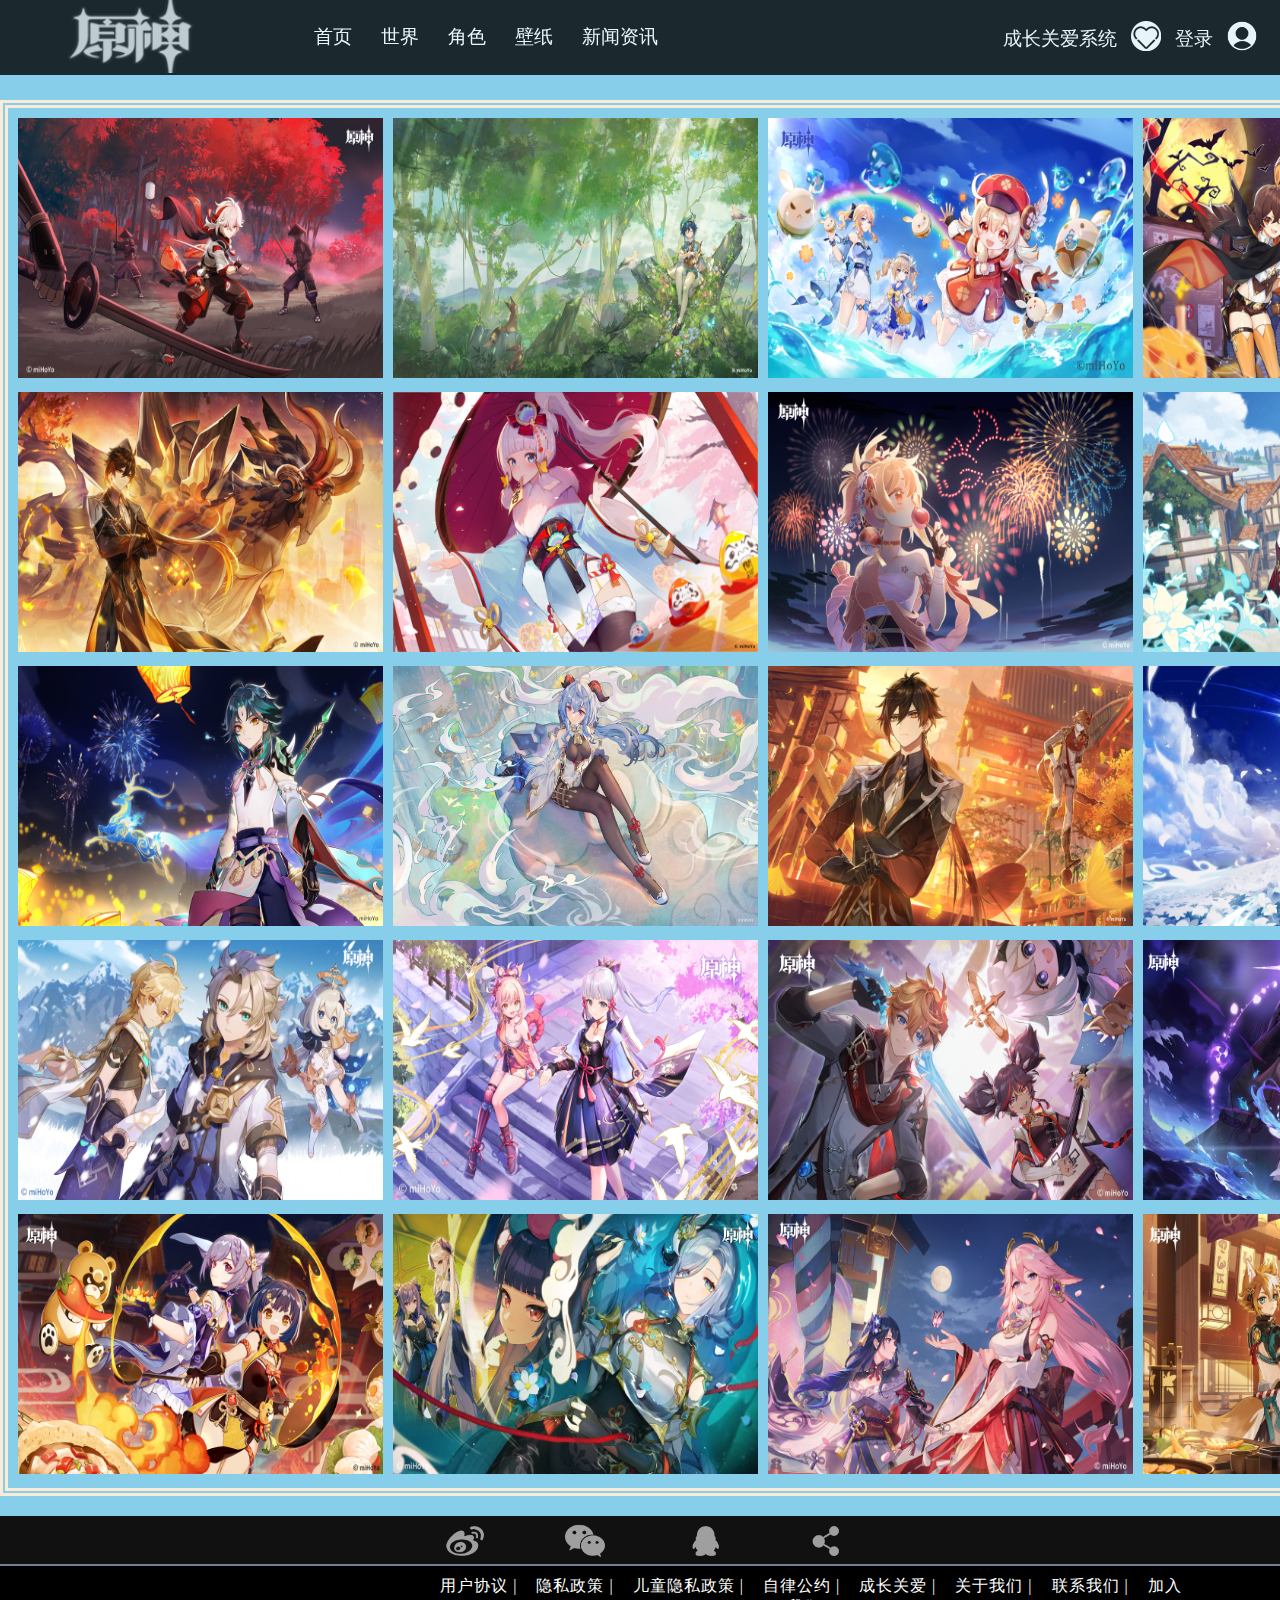
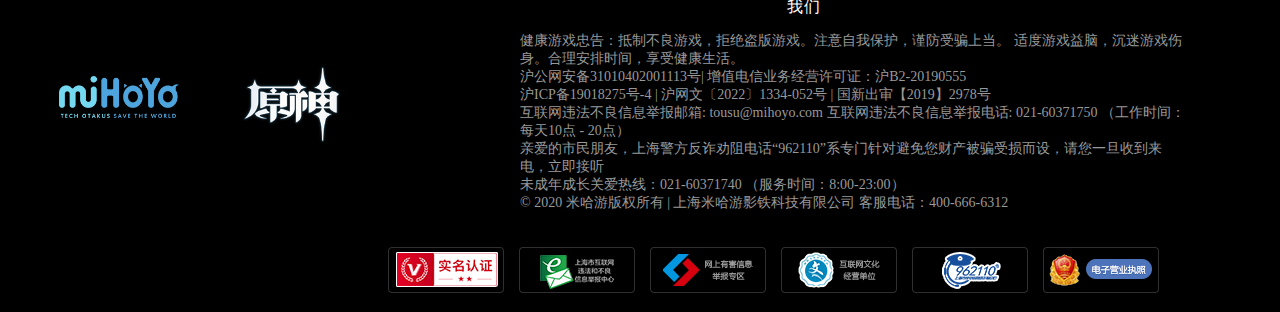
<file: html/wallpaper.html>
<!DOCTYPE html>
<html lang="en">

<head>
    <meta charset="UTF-8">
    <meta http-equiv="X-UA-Compatible" content="IE=edge">
    <meta name="viewport" content="width=device-width, initial-scale=1.0">
    <title>游戏壁纸</title>
    <link rel="stylesheet" href="../css/wallpaper.css">
    <style>
        a:link {
            text-decoration: none;
        }

        a:hover {
            color: #fff;
            text-decoration: none;
            text-shadow: 0 0 10px #F2690F, 0 0 20px #69e0ff, 0 0 40px #69e0ff;
        }
    </style>
</head>

<body>
    <!--header-->
    <div class="top">
        <div class="left">
            <ul>
                <li><img src="../images/logo.png" class="image" width="400px" alt=""></li>
                <a href="index.html">
                    <li>首页</li>
                </a>
                <a href="world.html">
                    <li>世界</li>
                </a>
                <a href="figure1.html">
                    <li>角色</li>
                </a>
                <a href="wallpaper.html">
                    <li>壁纸</li>
                </a>
                <a href="news.html">
                    <li>新闻资讯</li>
                </a>
            </ul>
        </div>
        <div class="right">
            <ul>
                <a href="https://jiazhang.mihoyo.com/index.html#/">
                    <li>成长关爱系统</li>
                </a>
                <li><img src="../images/爱心.png" alt=""></li>
                <a href="login.html">
                    <li>登录</li>
                </a>
                <li><img src="../images/登录.png" alt=""></li>
            </ul>
        </div>
    </div>

    <!--main-->
    <div>
        <table cellspacing="10" cellpadding="10">
            <tr>
                <td class="wallpaper" width="160">
                    <img src="../images/wallpaper/1.jpg" width="365" height="260" alt="">
                </td>
                <td class="wallpaper" width="160">
                    <img src="../images/wallpaper/2.jpg" width="365" height="260" alt="">
                </td>
                <td class="wallpaper" width="160">
                    <img src="../images/wallpaper/3.jpg" width="365" height="260" alt="">
                </td>
                <td class="wallpaper" width="160">
                    <img src="../images/wallpaper/4.png" width="365" height="260" alt="">
                </td>
            </tr>
            <tr>
                <td class="wallpaper">
                    <img src="../images/wallpaper/5.jpg" width="365" height="260" alt="">
                </td>
                <td class="wallpaper">
                    <img src="../images/wallpaper/6.png" width="365" height="260" alt="">
                </td>
                <td class="wallpaper">
                    <img src="../images/wallpaper/7.jpg" width="365" height="260" alt="">
                </td>
                <td class="wallpaper">
                    <img src="../images/wallpaper/8.jpg" width="365" height="260" alt="">
                </td>
            </tr>
            <tr>
                <td class="wallpaper">
                    <img src="../images/wallpaper/9.jpg" width="365" height="260" alt="">
                </td>
                <td class="wallpaper">
                    <img src="../images/wallpaper/10.jpg" width="365" height="260" alt="">
                </td>
                <td class="wallpaper">
                    <img src="../images/wallpaper/11.jpg" width="365" height="260" alt="">
                </td>
                <td class="wallpaper">
                    <img src="../images/wallpaper/12.jpg" width="365" height="260" alt="">
                </td>
            </tr>
            <tr>
                <td class="wallpaper">
                    <img src="../images/wallpaper/13.jpg" width="365" height="260" alt="">
                </td>
                <td class="wallpaper">
                    <img src="../images/wallpaper/14.jpg" width="365" height="260" alt="">
                </td>

                <td class="wallpaper">
                    <img src="../images/wallpaper/15.jpg" width="365" height="260" alt="">
                </td>
                <td class="wallpaper">
                    <img src="../images/wallpaper/16.jpg" width="365" height="260" alt="">
                </td>
            </tr>
            <tr>
                <td class="wallpaper">
                    <img src="../images/wallpaper/17.jpg" width="365" height="260" alt="">
                </td>
                <td class="wallpaper">
                    <img src="../images/wallpaper/18.jpg" width="365" height="260" alt="">
                </td>
                <td class="wallpaper">
                    <img src="../images/wallpaper/19.png" width="365" height="260" alt="">
                </td>
                <td class="wallpaper">
                    <img src="../images/wallpaper/20.jpg" width="365" height="260" alt="">
                </td>
            </tr>
        </table>
    </div>

    <!--footer-->
    <div id="footer">
        <div class="sign">
            <div class="sign1"><img src="../images/微博.png" alt=""></div>
            <div class="sign1"><img src="../images/微信.png" alt=""></div>
            <div class="sign1"><img src="../images/QQ.png" alt=""></div>
            <div class="sign1"><img src="../images/分享.png" alt=""></div>
        </div>
        <div class="footer">
            <div class="list">
                <ul>
                    <li>用户协议 |</li>
                    <li>隐私政策 |</li>
                    <li>儿童隐私政策 |</li>
                    <li>自律公约 |</li>
                    <li>成长关爱 |</li>
                    <li>关于我们 |</li>
                    <li>联系我们 |</li>
                    <li>加入我们</li>
                </ul>
            </div>
            <div class="logo">
                <img src="../images/mihoyo-logo.png" width="120px" alt="">
                <img src="../images/原神图标.png" width="120px" class="image1" alt="">
            </div>
            <div class="content">
                <p>
                    健康游戏忠告：抵制不良游戏，拒绝盗版游戏。注意自我保护，谨防受骗上当。
                    适度游戏益脑，沉迷游戏伤身。合理安排时间，享受健康生活。<br>
                    沪公网安备31010402001113号|
                    增值电信业务经营许可证：沪B2-20190555<br>
                    沪ICP备19018275号-4 | 沪网文〔2022〕1334-052号 | 国新出审【2019】2978号<br>
                    互联网违法不良信息举报邮箱: tousu@mihoyo.com 互联网违法不良信息举报电话: 021-60371750 （工作时间：每天10点 - 20点）<br>
                    亲爱的市民朋友，上海警方反诈劝阻电话“962110”系专门针对避免您财产被骗受损而设，请您一旦收到来电，立即接听<br>
                    未成年成长关爱热线：021-60371740 （服务时间：8:00-23:00）<br>
                    © 2020 米哈游版权所有 | 上海米哈游影铁科技有限公司 客服电话：400-666-6312<br>
                </p>
            </div>
            <div class="bottom">
                <div><img src="../images/1.png" alt=""></div>
                <div><img src="../images/2.png" alt=""></div>
                <div><img src="../images/3.png" alt=""></div>
                <div><img src="../images/4.png" alt=""></div>
                <div><img src="../images/5.png" alt=""></div>
                <div><img src="../images/6.png" alt=""></div>
            </div>
        </div>
    </div>
</body>

</html>
</file>
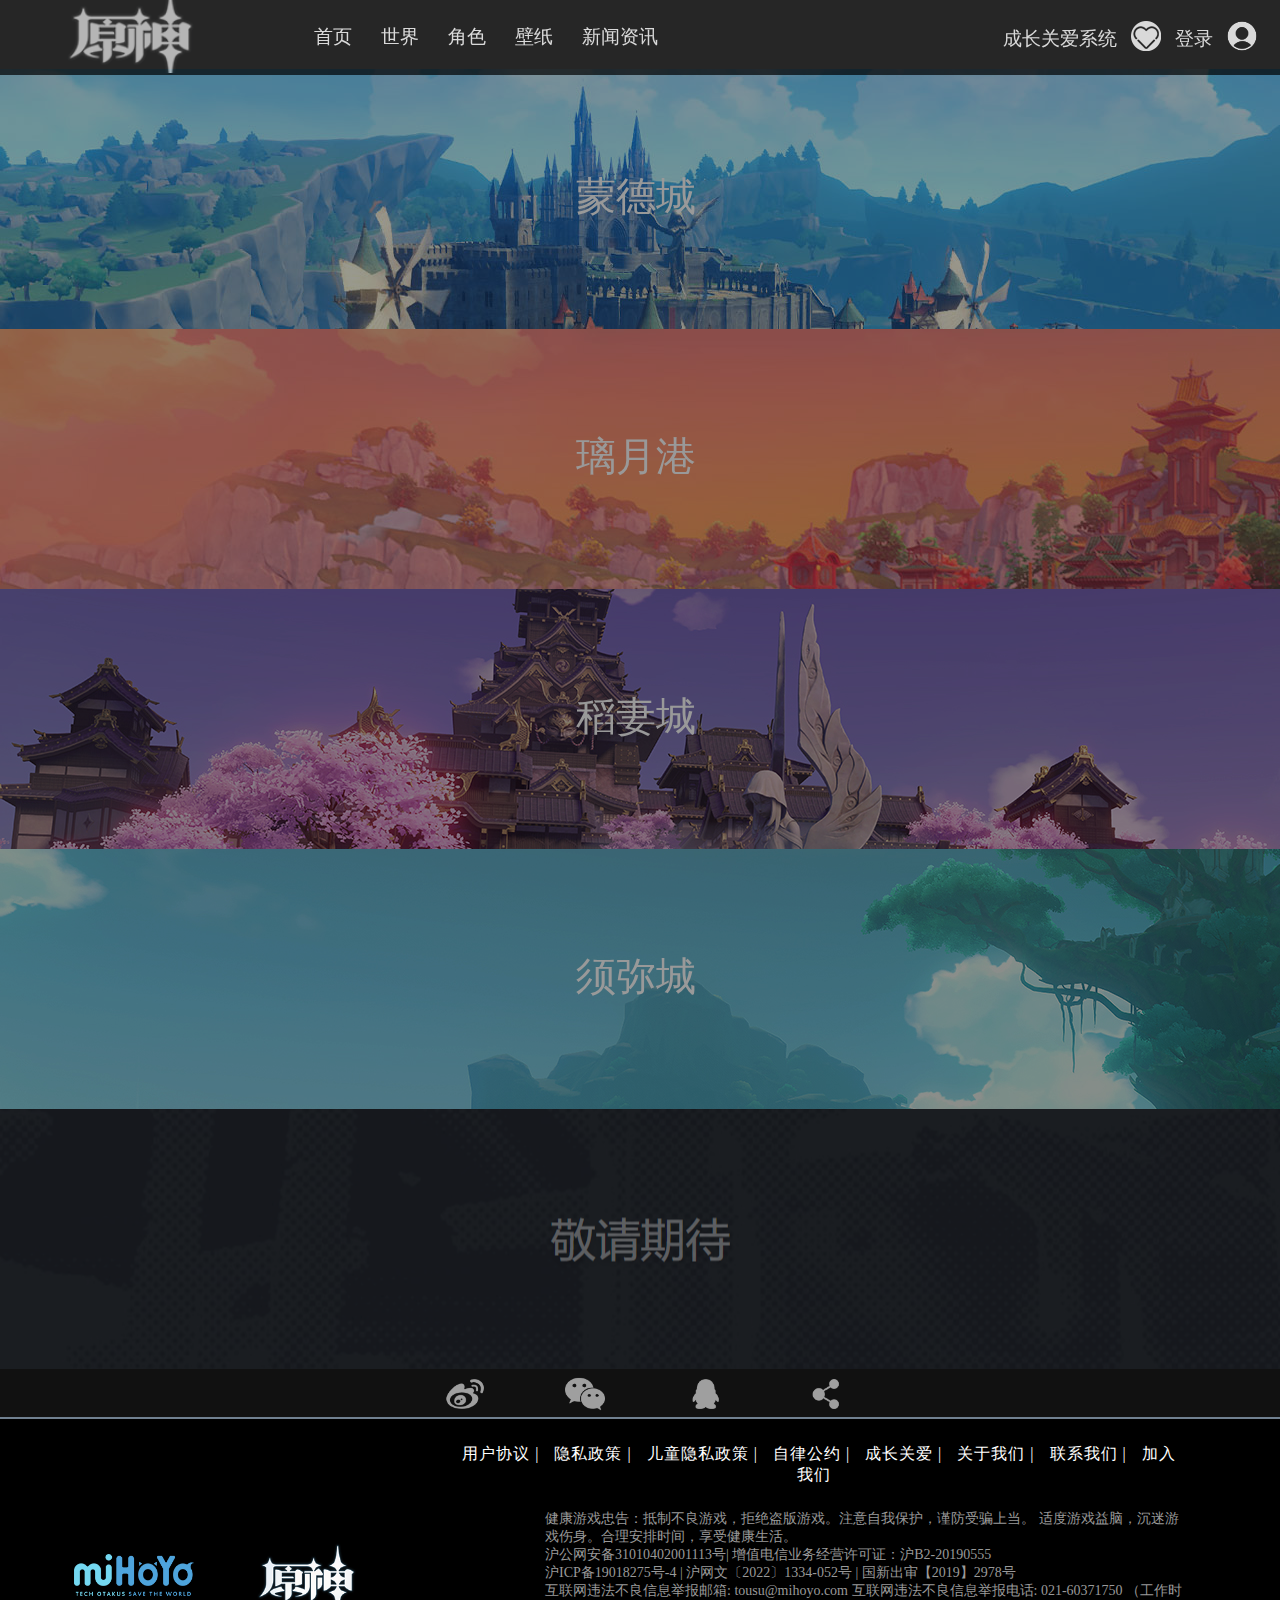
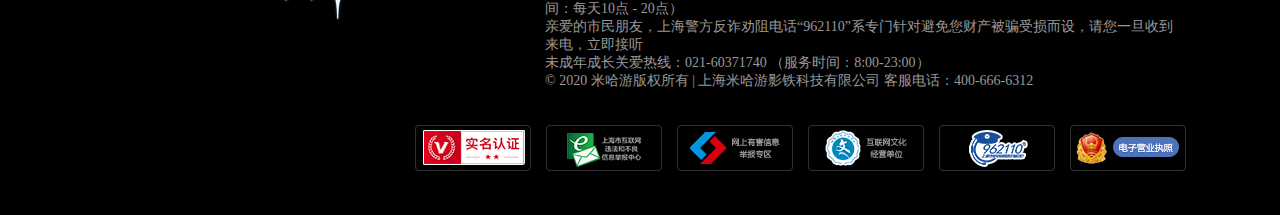
<file: html/world.html>
<!DOCTYPE html>
<html lang="en">

<head>
    <meta charset="UTF-8">
    <meta http-equiv="X-UA-Compatible" content="IE=edge">
    <meta name="viewport" content="width=device-width, initial-scale=1.0">
    <title>原神世界</title>
    <link rel="stylesheet" href="../css/world.css">
    <style>
        body {
            background-color: gray;
        }

        a:link {
            text-decoration: none;
        }

        a:hover {
            color: #fff;
            text-shadow: 0 0 10px #69e0ff, 0 0 20px #69e0ff, 0 0 40px #69e0ff;
        }
    </style>
</head>

<body>
    <!--header-->
    <div class="top">
        <div class="left">
            <ul>
                <li><img src="../images/logo.png" class="image" width="400px" alt=""></li>
                <a href="index.html">
                    <li>首页</li>
                </a>
                <a href="world.html">
                    <li>世界</li>
                </a>
                <a href="figure1.html">
                    <li>角色</li>
                </a>
                <a href="wallpaper.html">
                    <li>壁纸</li>
                </a>
                <a href="news.html">
                    <li>新闻资讯</li>
                </a>
            </ul>
        </div>
        <div class="right">
            <ul>
                <a href="https://jiazhang.mihoyo.com/index.html#/">
                    <li>成长关爱系统</li>
                </a>
                <li><img src="../images/爱心.png" alt=""></li>
                <a href="login.html">
                    <li>登录</li>
                </a>
                <li><img src="../images/登录.png" alt=""></li>
            </ul>
        </div>
    </div>
    <!--main-->
    <br><br>
    <div>
        <div class="figure">
            <span>蒙德城</span>
            <img src="../images/琴.png" style="margin-top: -3px;" alt="">
        </div>
        <div class="figure">
            <span>璃月港</span>
            <img src="../images/魈.png" style="margin-top: -3px;" alt="">
        </div>
        <div class="figure">
            <span>稻妻城</span>
            <img src="../images/绫华.png" style="margin-top: -3px;" alt="">
        </div>
        <div class="figure">
            <span>须弥城</span>
            <img src="../images/小提.png" style="margin-top: -3px;" alt="">
        </div>
        <div class="end" style="background-image: url(../images/敬请期待.png);    
        width: 100%; height: 260px; background-position: center;"></div>
    </div>
    <!--footer-->
    <div>
        <div class="sign">
            <div class="sign1"><img src="../images/微博.png" alt=""></div>
            <div class="sign1"><img src="../images/微信.png" alt=""></div>
            <div class="sign1"><img src="../images/QQ.png" alt=""></div>
            <div class="sign1"><img src="../images/分享.png" alt=""></div>
        </div>
        <div class="footer">
            <div class="list">
                <ul>
                    <li>用户协议 |</li>
                    <li>隐私政策 |</li>
                    <li>儿童隐私政策 |</li>
                    <li>自律公约 |</li>
                    <li>成长关爱 |</li>
                    <li>关于我们 |</li>
                    <li>联系我们 |</li>
                    <li>加入我们</li>
                </ul>
            </div>
            <div class="logo">
                <img src="../images/mihoyo-logo.png" width="120px" alt="">
                <img src="../images/原神图标.png" width="120px" class="image1" alt="">
            </div>
            <div class="content">
                <p>
                    健康游戏忠告：抵制不良游戏，拒绝盗版游戏。注意自我保护，谨防受骗上当。
                    适度游戏益脑，沉迷游戏伤身。合理安排时间，享受健康生活。<br>
                    沪公网安备31010402001113号|
                    增值电信业务经营许可证：沪B2-20190555<br>
                    沪ICP备19018275号-4 | 沪网文〔2022〕1334-052号 | 国新出审【2019】2978号<br>
                    互联网违法不良信息举报邮箱: tousu@mihoyo.com 互联网违法不良信息举报电话: 021-60371750 （工作时间：每天10点 - 20点）<br>
                    亲爱的市民朋友，上海警方反诈劝阻电话“962110”系专门针对避免您财产被骗受损而设，请您一旦收到来电，立即接听<br>
                    未成年成长关爱热线：021-60371740 （服务时间：8:00-23:00）<br>
                    © 2020 米哈游版权所有 | 上海米哈游影铁科技有限公司 客服电话：400-666-6312<br>
                </p>
            </div>
            <div class="bottom">
                <div><img src="../images/1.png" alt=""></div>
                <div><img src="../images/2.png" alt=""></div>
                <div><img src="../images/3.png" alt=""></div>
                <div><img src="../images/4.png" alt=""></div>
                <div><img src="../images/5.png" alt=""></div>
                <div><img src="../images/6.png" alt=""></div>
            </div>
        </div>
    </div>

</body>

</html>
</file>
<file: css/account.css>
* {
    margin: 0;
    padding: 0;
    box-sizing: border-box;
}

body {
    position: relative;
    top: 200px;
    background-image: url(../images/figure/banner1.png);
}

/*header*/
.head {
    position: relative;
    top: -100px;
    left: 700px;
    width: 200px;
    filter: brightness(1.3);
}

/*main*/
.all {
    position: relative;
    top: -20px;
    left: 520px;
    width: 600px;
    height: 700px;
    border-radius: 10px;
    background-color: #FFFFFF;
    box-shadow: 0 0 30px rgba(0, 0, 0, 0.5);
}

h1 {
    position: relative;
    top: 80px;
    cursor: pointer;
    font-size: 30px;
    text-align: center;
    letter-spacing: 5px;
    color: deepskyblue;
}

h1::after {
    content: "";
    position: absolute;
    top: 50px;
    left: 100px;
    width: 400px;
    height: 5px;
    background-color: deepskyblue;
}

form {
    position: relative;
    top: 120px;
    text-align: center;
}

/*输入框样式*/
input {
    position: relative;
    top: 20px;
    left: 35px;
    width: 65%;
    border: none;
    outline: none;
    margin-top: 30px;
    padding: 10px;
    font-size: 20px;
    font-weight: bold;
    border-bottom: 3px solid skyblue;
}


label {
    position: relative;
    top: 20px;
    left: -350px;
    font-size: 20px;
    font-weight: bold;
    color: black;
    opacity: 0.7;
    transition: 0.5s;
}

/*输入时提示向上移动*/
input:focus+label {
    top: -5px;
}

.next {
    text-align: center;
    display: block;
    top: 100px;
    left: 100px;
    width: 400px;
    height: 55px;
    padding: 12px;
    /*三个属性值分别是加粗，字体大小和字体样式*/
    font: 900 25px '';
    color: #fff;
    letter-spacing: 3px;
    border-radius: 10px;
    /*背景渐变色*/
    background-image: linear-gradient(to left, skyblue, #df7cdf);
}

.back {
    top: 100px;
    font-size: 25px;
    font-weight: bold;
}

a {
    position: relative;
    top: 180px;
    font-size: 20px;
}

/*footer*/
#footer {
    position: relative;
    top: 150px;
}

.footer {
    width: 100%;
    background-color: rgb(161, 159, 159);
    color: white;
}

.footer .list {
    width: 60%;
    text-align: center;
    /*文本间距*/
    letter-spacing: 1px;
    color: #fff;
    position: relative;
    left: 420px;
    top: 10px;
}

.footer .list ul li {
    display: inline;
    margin-left: 14px;
}

.footer .list ul li:hover {
    cursor: pointer;
}

.footer .logo {
    width: 40%;
    position: relative;
    right: 50px;
    top: 50px;
    text-align: center;
}

.image3 {
    margin-bottom: -28px;
    margin-left: 50px;
}

.sign {
    width: 100%;
    height: 50px;
    display: flex;
    justify-content: center;
    background-color: gray;
    border-bottom: 2px solid lightgrey;
}

.sign1 img {
    position: relative;
    left: -35px;
    width: 40px;
    opacity: 0.6;
    margin-top: 5px;
    margin-left: 80px;
    transition: all 0.5s;
}

.sign1 img:hover {
    opacity: 1;
    cursor: pointer;
    filter: brightness(1.5);
}

.content {
    position: relative;
    top: -40px;
    left: 520px;
    width: 52%;
    font-size: 14px;

}

.bottom {
    position: relative;
    top: -10px;
    left: 310px;
    width: 72%;
    display: flex;
    justify-content: center;
    align-items: center;
}

.bottom div {
    padding: 5px;
    margin-left: 5px;
    border-radius: 10px;
    background-color: white;
}
</file>
<file: css/figure1.css>
* {
    margin: 0;
    padding: 0;
    box-sizing: border-box;
}

body {
    background-color: skyblue;
}

/*header*/
.top {
    width: 100%;
    height: 75px;
    padding: 10px;
    position: fixed;
    z-index: 5;
    background-color: #010101;
    opacity: 0.8;
}

.left ul {
    position: relative;
    left: -150px;
    top: -40px;
}

.left ul li {
    /*横向排列*/
    display: inline-block;
    color: #fff;
    margin-left: 25px;
    font-size: larger;
    transition: all 0.5s;
}

.left ul a li:hover {
    content: '';
    position: relative;
    top: 5px;
    border-top: 6px solid skyblue;
    z-index: 99;
}

.right {
    width: 22%;
    top: -75px;
    float: right;
    position: relative;
}

.right ul li {
    display: inline-block;
    color: #fff;
    margin-left: 10px;
    font-size: larger;
    transition: all 0.5s;
}

.right ul a li:hover {
    content: '';
    position: relative;
    top: 5px;
    border-top: 6px solid skyblue;
    z-index: 99;
}

.image {
    position: relative;
    top: 30px;
    left: 50px;

}

.image:hover {
    filter: brightness(5);
}

.right img {
    position: relative;
    top: 6px;
}

/*main*/
.main {
    position: absolute;
    top: 75px;
    width: 100%;
    height: 110vh;
    background-image: url(../images/figure/角色蒙德城.jpg);
    background-position: center center;
    background-size: cover;
}

.headline {
    display: block;
    width: 180px;
    height: 6px;
    background: #e3bc8c;
    position: relative;
    left: 250px;
    top: 120px;
    z-index: 1;
}

.name {
    width: 300px;
    height: 100px;
    color: #fff;
    font-size: 55px;
    font-weight: bold;
    position: relative;
    left: 250px;
    top: 140px;
    z-index: 1;
}

/*CV框样式*/
.cv {
    position: relative;
    left: 300px;
    top: 140px;
    width: 330px;
    height: 55px;
    font-size: 30px;
    color: black;
    display: flex;
    text-align: center;
    line-height: 55px;
    padding-left: 60px;
    box-sizing: border-box;
    background: #cca574;
    background-size: 55px;
    background-position: left top;
    box-shadow: 2px 3px 6px rgb(12 12 12 / 20%);
    z-index: 1;
}

#mic {
    position: relative;
    width: 70px;
    left: 310px;
    top: 9px;
    z-index: 1;
}

#icon1 {
    position: relative;
    width: 50px;
    left: 250px;
    top: 85px;
    z-index: 1;
}

#icon2 {
    position: relative;
    width: 40px;
    left: 265px;
    top: 50px;
    z-index: 2;
}

.intro {
    width: 550px;
    color: white;
    font-weight: 500;
    text-align: justify;
    line-height: 25px;
    position: relative;
    left: 250px;
    top: 10px;
    opacity: 0.8;
    padding: 20px 25px 25px 50px;
    background-color: #24333c;
    z-index: 1;
}

/*角色背景图*/
.figure {
    width: 1200px;
    height: 400px;
    position: relative;
    left: 254px;
    top: -480px;
    scale: 1.2;
}

.figure img {
    width: 1250px;
}

/*角色选栏*/
.list {
    width: 100%;
    display: flex;
    justify-content: center;
    position: relative;
    top: -240px;
    padding: 25px;
    opacity: 0.9;
    z-index: 9;
    cursor: pointer;
    background-color: rgba(0, 0, 0, 0.3);
}

.list .avatar img {
    width: 110px;
}

.list .avatar {
    width: 150px;
    padding: 2px;
    margin-left: 40px;
    color: white;
    text-align: center;
    font-size: larger;
    border-radius: 5px;
    border: 5px solid transparent;
    background-color: rgba(0, 0, 0, 0.5);
}

.list .avatar:hover {
    border: 5px solid white;
}

.list p {
    width: 135px;
    height: 35px;
    color: white;
    border-radius: 0 0 5px 5px;
    background-color: black;
    position: relative;
    left: 1px;
}

/*左右箭头*/
.icon-left img {
    margin-right: 20px;
    margin-top: 50px;
    transition: all 0.5s;
    opacity: 0.5;
}

.icon-right img {
    margin-left: 50px;
    margin-top: 50px;
    transition: all 0.5s;
    opacity: 0.5;
}

.icon-left img:hover,
.icon-right img:hover {
    opacity: 1;
}

/*地区导航栏*/
.city {
    width: 250px;
    color: white;
    font-size: 20px;
    position: absolute;
    top: 150px;
    left: 50px;
    letter-spacing: 2px;
}

.city ul li {
    margin-top: 60px;
    transition: all 0.5s;
}

.city ul li:hover {
    cursor: pointer;
    transform: scale(1.1);
}

/*footer*/
#footer {
    position: absolute;
    bottom: -43%;
    width: 100%;
}

.footer {
    width: 100%;
    background-color: #000;
    color: #999;
}

.footer .list {
    width: 60%;
    text-align: center;
    /*文本间距*/
    letter-spacing: 1px;
    color: #fff;
    position: relative;
    left: 420px;
    top: 10px;
}

.footer .list ul li {
    display: inline;
    margin-left: 14px;
}

.footer .list ul li:hover {
    cursor: pointer;
}

.footer .logo {
    width: 40%;
    position: relative;
    right: 50px;
    top: 50px;
    text-align: center;
}

.image1 {
    margin-bottom: -28px;
    margin-left: 50px;
}

.sign {
    width: 100%;
    height: 50px;
    display: flex;
    justify-content: center;
    background-color: #111111;
    border-bottom: 2px solid slategrey;
}

.sign1 img {
    position: relative;
    left: -35px;
    width: 40px;
    opacity: 0.6;
    margin-top: 5px;
    margin-left: 80px;
    transition: all 0.5s;
}

.sign1 img:hover {
    opacity: 1;
    cursor: pointer;
    filter: brightness(1.5);
}

.content {
    position: relative;
    top: -40px;
    left: 520px;
    width: 52%;
    font-size: 14px;

}

.bottom {
    position: relative;
    top: -10px;
    left: 310px;
    width: 72%;
    display: flex;
    justify-content: center;
    align-items: center;
}

.bottom div {
    padding: 5px;
    margin-left: 5px;
    border-radius: 10px;
    background-color: #000;
}
</file>
<file: css/figure2.css>
* {
    margin: 0;
    padding: 0;
    box-sizing: border-box;
}

body {
    background-color: skyblue;
}

/*header*/
.top {
    width: 100%;
    height: 75px;
    padding: 10px;
    position: fixed;
    z-index: 5;
    background-color: #010101;
    opacity: 0.8;
}

.left ul {
    position: relative;
    left: -150px;
    top: -40px;
}

.left ul li {
    /*横向排列*/
    display: inline-block;
    color: #fff;
    margin-left: 25px;
    font-size: larger;
    transition: all 0.5s;
}

.left ul a li:hover {
    content: '';
    position: relative;
    top: 5px;
    border-top: 6px solid skyblue;
    z-index: 99;
}

.right {
    width: 22%;
    top: -75px;
    float: right;
    position: relative;
}

.right ul li {
    display: inline-block;
    color: #fff;
    margin-left: 10px;
    font-size: larger;
    transition: all 0.5s;
}

.right ul a li:hover {
    content: '';
    position: relative;
    top: 5px;
    border-top: 6px solid skyblue;
    z-index: 99;
}

.image {
    position: relative;
    top: 30px;
    left: 50px;

}

.image:hover {
    filter: brightness(5);
}

.right img {
    position: relative;
    top: 6px;
}

/*main*/
.main {
    position: absolute;
    top: 75px;
    width: 100%;
    height: 110vh;
    background-image: url(../images/figure/角色璃月港.jpg);
    background-position: center center;
    background-size: cover;
}

.headline {
    display: block;
    width: 180px;
    height: 6px;
    background: #e3bc8c;
    position: relative;
    left: 250px;
    top: 120px;
    z-index: 1;
}

.name {
    width: 300px;
    height: 100px;
    color: #fff;
    font-size: 55px;
    font-weight: bold;
    position: relative;
    left: 250px;
    top: 140px;
    z-index: 1;
}

/*CV框样式*/
.cv {
    position: relative;
    left: 300px;
    top: 140px;
    width: 330px;
    height: 55px;
    font-size: 30px;
    color: black;
    display: flex;
    text-align: center;
    line-height: 55px;
    padding-left: 60px;
    box-sizing: border-box;
    background: #cca574;
    background-size: 55px;
    background-position: left top;
    box-shadow: 2px 3px 6px rgb(12 12 12 / 20%);
    z-index: 1;
}

#mic {
    position: relative;
    width: 70px;
    left: 310px;
    top: 9px;
    z-index: 1;
}

#icon1 {
    position: relative;
    width: 50px;
    left: 250px;
    top: 85px;
    z-index: 1;
}

#icon2 {
    position: relative;
    width: 40px;
    left: 265px;
    top: 50px;
    z-index: 2;
}

.intro {
    width: 550px;
    color: white;
    font-weight: 500;
    text-align: justify;
    line-height: 25px;
    position: relative;
    left: 250px;
    top: 10px;
    opacity: 0.8;
    padding: 20px 25px 25px 50px;
    background-color: #24333c;
    z-index: 1;
}

/*角色背景图*/
.figure {
    width: 1200px;
    height: 400px;
    position: relative;
    left: 254px;
    top: -470px;
    scale: 1.2;
}

.figure img {
    width: 1250px;
}

/*角色选栏*/
.list {
    width: 100%;
    display: flex;
    justify-content: center;
    position: relative;
    top: -240px;
    padding: 25px;
    opacity: 0.9;
    z-index: 9;
    cursor: pointer;
    background-color: rgba(0, 0, 0, 0.3);
}

.list .avatar img {
    width: 110px;
}

.list .avatar {
    width: 150px;
    padding: 2px;
    margin-left: 40px;
    color: white;
    text-align: center;
    font-size: larger;
    border-radius: 5px;
    border: 5px solid transparent;
    background-color: rgba(0, 0, 0, 0.5);
}

.list .avatar:hover {
    border: 5px solid white;
}

.list p {
    width: 135px;
    height: 35px;
    color: white;
    border-radius: 0 0 5px 5px;
    background-color: black;
    position: relative;
    left: 1px;
}

/*左右箭头*/
.icon-left img {
    margin-right: 20px;
    margin-top: 50px;
    transition: all 0.5s;
    opacity: 0.5;
}

.icon-right img {
    margin-left: 50px;
    margin-top: 50px;
    transition: all 0.5s;
    opacity: 0.5;
}

.icon-left img:hover,
.icon-right img:hover {
    opacity: 1;
}

/*地区导航栏*/
.city {
    width: 250px;
    color: white;
    font-size: 20px;
    position: absolute;
    top: 150px;
    left: 50px;
    letter-spacing: 2px;
}

.city ul li {
    margin-top: 60px;
    transition: all 0.5s;
}

.city ul li:hover {
    cursor: pointer;
    transform: scale(1.1);
}

/*footer*/
#footer {
    position: absolute;
    bottom: -43%;
    width: 100%;
}

.footer {
    width: 100%;
    background-color: #000;
    color: #999;
}

.footer .list {
    width: 60%;
    text-align: center;
    /*文本间距*/
    letter-spacing: 1px;
    color: #fff;
    position: relative;
    left: 420px;
    top: 10px;
}

.footer .list ul li {
    display: inline;
    margin-left: 14px;
}

.footer .list ul li:hover {
    cursor: pointer;
}

.footer .logo {
    width: 40%;
    position: relative;
    right: 50px;
    top: 50px;
    text-align: center;
}

.image1 {
    margin-bottom: -28px;
    margin-left: 50px;
}

.sign {
    width: 100%;
    height: 50px;
    display: flex;
    justify-content: center;
    background-color: #111111;
    border-bottom: 2px solid slategrey;
}

.sign1 img {
    position: relative;
    left: -35px;
    width: 40px;
    opacity: 0.6;
    margin-top: 5px;
    margin-left: 80px;
    transition: all 0.5s;
}

.sign1 img:hover {
    opacity: 1;
    cursor: pointer;
    filter: brightness(1.5);
}

.content {
    position: relative;
    top: -40px;
    left: 520px;
    width: 52%;
    font-size: 14px;

}

.bottom {
    position: relative;
    top: -10px;
    left: 310px;
    width: 72%;
    display: flex;
    justify-content: center;
    align-items: center;
}

.bottom div {
    padding: 5px;
    margin-left: 5px;
    border-radius: 10px;
    background-color: #000;
}
</file>
<file: css/figure3.css>
* {
    margin: 0;
    padding: 0;
    box-sizing: border-box;
}

body {
    background-color: skyblue;
}

/*header*/
.top {
    width: 100%;
    height: 75px;
    padding: 10px;
    position: fixed;
    z-index: 5;
    background-color: #010101;
    opacity: 0.8;
}

.left ul {
    position: relative;
    left: -150px;
    top: -40px;
}

.left ul li {
    /*横向排列*/
    display: inline-block;
    color: #fff;
    margin-left: 25px;
    font-size: larger;
    transition: all 0.5s;
}

.left ul a li:hover {
    content: '';
    position: relative;
    top: 5px;
    border-top: 6px solid skyblue;
    z-index: 99;
}

.right {
    width: 22%;
    top: -75px;
    float: right;
    position: relative;
}

.right ul li {
    display: inline-block;
    color: #fff;
    margin-left: 10px;
    font-size: larger;
    transition: all 0.5s;
}

.right ul a li:hover {
    content: '';
    position: relative;
    top: 5px;
    border-top: 6px solid skyblue;
    z-index: 99;
}

.image {
    position: relative;
    top: 30px;
    left: 50px;

}

.image:hover {
    filter: brightness(5);
}

.right img {
    position: relative;
    top: 6px;
}

/*main*/
.main {
    position: absolute;
    top: 75px;
    width: 100%;
    height: 110vh;
    background-image: url(../images/figure/角色稻妻城.jpg);
    background-position: center center;
    background-size: cover;
}

.headline {
    display: block;
    width: 180px;
    height: 6px;
    background: #e3bc8c;
    position: relative;
    left: 250px;
    top: 120px;
    z-index: 1;
}

.name {
    width: 300px;
    height: 100px;
    color: #fff;
    font-size: 55px;
    font-weight: bold;
    position: relative;
    left: 250px;
    top: 140px;
    z-index: 1;
}

/*CV框样式*/
.cv {
    position: relative;
    left: 300px;
    top: 140px;
    width: 330px;
    height: 55px;
    font-size: 30px;
    color: black;
    display: flex;
    text-align: center;
    line-height: 55px;
    padding-left: 60px;
    box-sizing: border-box;
    background: #cca574;
    background-size: 55px;
    background-position: left top;
    box-shadow: 2px 3px 6px rgb(12 12 12 / 20%);
    z-index: 1;
}

#mic {
    position: relative;
    width: 70px;
    left: 310px;
    top: 9px;
    z-index: 1;
}

#icon1 {
    position: relative;
    width: 50px;
    left: 250px;
    top: 85px;
    z-index: 1;
}

#icon2 {
    position: relative;
    width: 40px;
    left: 265px;
    top: 50px;
    z-index: 2;
}

.intro {
    width: 550px;
    color: white;
    font-weight: 500;
    text-align: justify;
    line-height: 25px;
    position: relative;
    left: 250px;
    top: 10px;
    opacity: 0.8;
    padding: 20px 25px 25px 50px;
    background-color: #24333c;
    z-index: 1;
}

/*角色背景图*/
.figure {
    width: 1200px;
    height: 400px;
    position: relative;
    left: 254px;
    top: -445px;
    scale: 1.2;
}

.figure img {
    width: 1250px;
}

/*角色选栏*/
.list {
    width: 100%;
    display: flex;
    justify-content: center;
    position: relative;
    top: -240px;
    padding: 25px;
    opacity: 0.9;
    z-index: 9;
    cursor: pointer;
    background-color: rgba(0, 0, 0, 0.3);
}

.list .avatar img {
    width: 110px;
}

.list .avatar {
    width: 150px;
    padding: 2px;
    margin-left: 40px;
    color: white;
    text-align: center;
    font-size: larger;
    border-radius: 5px;
    border: 5px solid transparent;
    background-color: rgba(0, 0, 0, 0.5);
}

.list .avatar:hover {
    border: 5px solid white;
}

.list p {
    width: 135px;
    height: 35px;
    color: white;
    border-radius: 0 0 5px 5px;
    background-color: black;
    position: relative;
    left: 1px;
}

/*左右箭头*/
.icon-left img {
    margin-right: 20px;
    margin-top: 50px;
    transition: all 0.5s;
    opacity: 0.5;
}

.icon-right img {
    margin-left: 50px;
    margin-top: 50px;
    transition: all 0.5s;
    opacity: 0.5;
}

.icon-left img:hover,
.icon-right img:hover {
    opacity: 1;
}

/*地区导航栏*/
.city {
    width: 250px;
    color: white;
    font-size: 20px;
    position: absolute;
    top: 150px;
    left: 50px;
    letter-spacing: 2px;
}

.city ul li {
    margin-top: 60px;
    transition: all 0.5s;
}

.city ul li:hover {
    cursor: pointer;
    transform: scale(1.1);
}

/*footer*/
#footer {
    position: absolute;
    bottom: -43%;
    width: 100%;
}

.footer {
    width: 100%;
    background-color: #000;
    color: #999;
}

.footer .list {
    width: 60%;
    text-align: center;
    /*文本间距*/
    letter-spacing: 1px;
    color: #fff;
    position: relative;
    left: 420px;
    top: 10px;
}

.footer .list ul li {
    display: inline;
    margin-left: 14px;
}

.footer .list ul li:hover {
    cursor: pointer;
}

.footer .logo {
    width: 40%;
    position: relative;
    right: 50px;
    top: 50px;
    text-align: center;
}

.image1 {
    margin-bottom: -28px;
    margin-left: 50px;
}

.sign {
    width: 100%;
    height: 50px;
    display: flex;
    justify-content: center;
    background-color: #111111;
    border-bottom: 2px solid slategrey;
}

.sign1 img {
    position: relative;
    left: -35px;
    width: 40px;
    opacity: 0.6;
    margin-top: 5px;
    margin-left: 80px;
    transition: all 0.5s;
}

.sign1 img:hover {
    opacity: 1;
    cursor: pointer;
    filter: brightness(1.5);
}

.content {
    position: relative;
    top: -40px;
    left: 520px;
    width: 52%;
    font-size: 14px;

}

.bottom {
    position: relative;
    top: -10px;
    left: 310px;
    width: 72%;
    display: flex;
    justify-content: center;
    align-items: center;
}

.bottom div {
    padding: 5px;
    margin-left: 5px;
    border-radius: 10px;
    background-color: #000;
}
</file>
<file: css/figure4.css>
* {
    margin: 0;
    padding: 0;
    box-sizing: border-box;
}

body {
    background-color: skyblue;
}

/*header*/
.top {
    width: 100%;
    height: 75px;
    padding: 10px;
    position: fixed;
    z-index: 5;
    background-color: #010101;
    opacity: 0.8;
}

.left ul {
    position: relative;
    left: -150px;
    top: -40px;
}

.left ul li {
    /*横向排列*/
    display: inline-block;
    color: #fff;
    margin-left: 25px;
    font-size: larger;
    transition: all 0.5s;
}

.left ul a li:hover {
    content: '';
    position: relative;
    top: 5px;
    border-top: 6px solid skyblue;
    z-index: 99;
}

.right {
    width: 22%;
    top: -75px;
    float: right;
    position: relative;
}

.right ul li {
    display: inline-block;
    color: #fff;
    margin-left: 10px;
    font-size: larger;
    transition: all 0.5s;
}

.right ul a li:hover {
    content: '';
    position: relative;
    top: 5px;
    border-top: 6px solid skyblue;
    z-index: 99;
}

.image {
    position: relative;
    top: 30px;
    left: 50px;

}

.image:hover {
    filter: brightness(5);
}

.right img {
    position: relative;
    top: 6px;
}

/*main*/
.main {
    position: absolute;
    top: 75px;
    width: 100%;
    height: 110vh;
    background-image: url(../images/figure/角色须弥城.jpg);
    background-position: center center;
    background-size: cover;
}

.headline {
    display: block;
    width: 180px;
    height: 6px;
    background: #e3bc8c;
    position: relative;
    left: 250px;
    top: 120px;
    z-index: 1;
}

.name {
    width: 300px;
    height: 100px;
    color: #fff;
    font-size: 55px;
    font-weight: bold;
    position: relative;
    left: 250px;
    top: 140px;
    z-index: 1;
}

/*CV框样式*/
.cv {
    position: relative;
    left: 300px;
    top: 140px;
    width: 330px;
    height: 55px;
    font-size: 30px;
    color: black;
    display: flex;
    text-align: center;
    line-height: 55px;
    padding-left: 60px;
    box-sizing: border-box;
    background: #cca574;
    background-size: 55px;
    background-position: left top;
    box-shadow: 2px 3px 6px rgb(12 12 12 / 20%);
    z-index: 1;
}

#mic {
    position: relative;
    width: 70px;
    left: 310px;
    top: 9px;
    z-index: 1;
}

#icon1 {
    position: relative;
    width: 50px;
    left: 250px;
    top: 85px;
    z-index: 1;
}

#icon2 {
    position: relative;
    width: 40px;
    left: 265px;
    top: 50px;
    z-index: 2;
}

.intro {
    width: 550px;
    color: white;
    font-weight: 500;
    text-align: justify;
    line-height: 25px;
    position: relative;
    left: 250px;
    top: 10px;
    opacity: 0.8;
    padding: 20px 25px 25px 50px;
    background-color: #24333c;
    z-index: 1;
}

/*角色背景图*/
.figure {
    width: 1200px;
    height: 400px;
    position: relative;
    left: 254px;
    top: -445px;
    scale: 1.2;
}

.figure img {
    width: 1250px;
}

/*角色选栏*/
.list {
    width: 100%;
    display: flex;
    justify-content: center;
    position: relative;
    top: -240px;
    padding: 25px;
    opacity: 0.9;
    z-index: 9;
    cursor: pointer;
    background-color: rgba(0, 0, 0, 0.3);
}

.list .avatar img {
    width: 110px;
}

.list .avatar {
    width: 150px;
    padding: 2px;
    margin-left: 40px;
    color: white;
    text-align: center;
    font-size: larger;
    border-radius: 5px;
    border: 5px solid transparent;
    background-color: rgba(0, 0, 0, 0.5);
}

.list .avatar:hover {
    border: 5px solid white;
}

.list p {
    width: 135px;
    height: 35px;
    color: white;
    border-radius: 0 0 5px 5px;
    background-color: black;
    position: relative;
    left: 1px;
}

/*左右箭头*/
.icon-left img {
    margin-right: 20px;
    margin-top: 50px;
    transition: all 0.5s;
    opacity: 0.5;
}

.icon-right img {
    margin-left: 50px;
    margin-top: 50px;
    transition: all 0.5s;
    opacity: 0.5;
}

.icon-left img:hover,
.icon-right img:hover {
    opacity: 1;
}

/*地区导航栏*/
.city {
    width: 250px;
    color: white;
    font-size: 20px;
    position: absolute;
    top: 150px;
    left: 50px;
    letter-spacing: 2px;
}

.city ul li {
    margin-top: 60px;
    transition: all 0.5s;
}

.city ul li:hover {
    cursor: pointer;
    transform: scale(1.1);
}

/*footer*/
#footer {
    position: absolute;
    bottom: -43%;
    width: 100%;
}

.footer {
    width: 100%;
    background-color: #000;
    color: #999;
}

.footer .list {
    width: 60%;
    text-align: center;
    /*文本间距*/
    letter-spacing: 1px;
    color: #fff;
    position: relative;
    left: 420px;
    top: 10px;
}

.footer .list ul li {
    display: inline;
    margin-left: 14px;
}

.footer .list ul li:hover {
    cursor: pointer;
}

.footer .logo {
    width: 40%;
    position: relative;
    right: 50px;
    top: 50px;
    text-align: center;
}

.image1 {
    margin-bottom: -28px;
    margin-left: 50px;
}

.sign {
    width: 100%;
    height: 50px;
    display: flex;
    justify-content: center;
    background-color: #111111;
    border-bottom: 2px solid slategrey;
}

.sign1 img {
    position: relative;
    left: -35px;
    width: 40px;
    opacity: 0.6;
    margin-top: 5px;
    margin-left: 80px;
    transition: all 0.5s;
}

.sign1 img:hover {
    opacity: 1;
    cursor: pointer;
    filter: brightness(1.5);
}

.content {
    position: relative;
    top: -40px;
    left: 520px;
    width: 52%;
    font-size: 14px;

}

.bottom {
    position: relative;
    top: -10px;
    left: 310px;
    width: 72%;
    display: flex;
    justify-content: center;
    align-items: center;
}

.bottom div {
    padding: 5px;
    margin-left: 5px;
    border-radius: 10px;
    background-color: #000;
}
</file>
<file: css/wallpaper.css>
* {
    margin: 0;
    padding: 0;
    box-sizing: border-box;
}

body {
    background-color: skyblue;
}

/*header*/
.top {
    width: 100%;
    height: 75px;
    padding: 10px;
    position: fixed;
    z-index: 5;
    background-color: #010101;
    opacity: 0.8;
}

.left ul {
    position: relative;
    left: -150px;
    top: -40px;
}

.left ul li {
    /*横向排列*/
    display: inline-block;
    color: #fff;
    margin-left: 25px;
    font-size: larger;
    transition: all 0.5s;
}

.left ul a li:hover {
    content: '';
    position: relative;
    top: 5px;
    border-top: 8px solid skyblue;
    z-index: 99;
}

.right {
    width: 22%;
    top: -75px;
    float: right;
    position: relative;
}

.right ul li {
    display: inline-block;
    color: #fff;
    margin-left: 10px;
    font-size: larger;
    transition: all 0.5s;
}

.right ul a li:hover {
    content: '';
    position: relative;
    top: 5px;
    border-top: 8px solid skyblue;
    z-index: 99;
}

.image {
    position: relative;
    top: 30px;
    left: 50px;

}

.image:hover {
    filter: brightness(5);
}

.right img {
    position: relative;
    top: 6px;
}

/*main*/
table {
    position: relative;
    top: 100px;
    margin: auto;
    border: 8px double antiquewhite;
}

.wallpaper {
    top: 0;
    left: 0;
    transition: all 0.5s;
}

.wallpaper:hover {
    transform: scale(1.05);
}

/*footer*/
#footer {
    position: relative;
    top: 120px;
}

.footer {
    width: 100%;
    background-color: #000;
    color: #999;
}

.footer .list {
    width: 60%;
    text-align: center;
    /*文本间距*/
    letter-spacing: 1px;
    color: #fff;
    position: relative;
    left: 420px;
    top: 10px;
}

.footer .list ul li {
    display: inline;
    margin-left: 14px;
}

.footer .list ul li:hover {
    cursor: pointer;
}

.footer .logo {
    width: 40%;
    position: relative;
    right: 50px;
    top: 50px;
    text-align: center;
}

.image1 {
    margin-bottom: -28px;
    margin-left: 50px;
}

.sign {
    width: 100%;
    height: 50px;
    display: flex;
    justify-content: center;
    background-color: #111111;
    border-bottom: 2px solid slategrey;
}

.sign1 img {
    position: relative;
    left: -35px;
    width: 40px;
    opacity: 0.6;
    margin-top: 5px;
    margin-left: 80px;
    transition: all 0.5s;
}

.sign1 img:hover {
    opacity: 1;
    cursor: pointer;
    filter: brightness(1.5);
}

.content {
    position: relative;
    top: -40px;
    left: 520px;
    width: 52%;
    font-size: 14px;

}

.bottom {
    position: relative;
    top: -10px;
    left: 310px;
    width: 72%;
    display: flex;
    justify-content: center;
    align-items: center;
}

.bottom div {
    padding: 5px;
    margin-left: 5px;
    border-radius: 10px;
    background-color: #000;
}
</file>
<file: css/world.css>
* {
    margin: 0;
    padding: 0;
    /*设置的边框和内边距的值是包含在 width 内的*/
    box-sizing: border-box;
}

/*导航栏*/
.top {
    width: 100%;
    height: 75px;
    padding: 10px;
    position: fixed;
    z-index: 5;
    background-color: #010101;
    /*不透明度*/
    opacity: 0.7;
}

.left ul {
    position: relative;
    left: -150px;
    top: -40px;
}

.left ul li {
    /*横向排列*/
    display: inline-block;
    color: #fff;
    margin-left: 25px;
    font-size: larger;
    transition: all 0.5s;
}

.left ul a li:hover {
    content: '';
    position: relative;
    top: 5px;
    border-top: 8px solid skyblue;
    z-index: 99;
}

.right {
    width: 22%;
    top: -75px;
    float: right;
    position: relative;
}

.right ul li {
    display: inline-block;
    color: #fff;
    margin-left: 10px;
    font-size: larger;
    transition: all 0.5s;
}

.right ul a li:hover {
    content: '';
    position: relative;
    top: 5px;
    border-top: 8px solid skyblue;
    z-index: 99;
}

.image {
    position: relative;
    top: 30px;
    left: 50px;
}

.image:hover {
    filter: brightness(5);
}

.right img {
    position: relative;
    top: 6px;
}

/*背景效果*/
/*:nth-child()采用单个参数，该参数描述用于匹配同级列表中的元素索引的模式，元素索引从 1 开始。*/
.figure:nth-child(1) {
    width: 100%;
    height: 260px;
    margin-top: 33px;
    background-image: url(../images/蒙德.jpg);
}

.figure:nth-child(2) {
    width: 100%;
    height: 260px;
    background-image: url(../images/璃月.jpg);
}

.figure:nth-child(3) {
    width: 100%;
    height: 260px;
    background-image: url(../images/稻妻.jpg);
}

.figure:nth-child(4) {
    width: 100%;
    height: 260px;
    background-image: url(../images/须弥.jpg);
}

/*人物效果*/
.figure {
    overflow: hidden;
    transition: all 0.5s;
    filter: brightness(0.6);
}

.figure:hover {
    opacity: 1;
    /**/
    border: 5px solid #fff;
    filter: brightness(1);
    transition: all 0.8s;
    transform: scale(1.1);
    overflow: hidden;
}

.figure:hover img {
    opacity: 1;
}

.figure img {
    position: relative;
    left: 600px;
    top: -50px;
    opacity: 0;
    transition: all 0.5s;
}

.figure span {
    position: relative;
    left: 45%;
    top: 100px;
    display: block;
    z-index: 2;
    color: #fff;
    font-size: 40px;
    font-weight: 500;
}

/*footer*/
.footer {
    width: 100%;
    background-color: #000;
    color: #999;
    padding: 25px;
}

.footer .list {
    width: 60%;
    text-align: center;
    /*文本间距*/
    letter-spacing: 1px;
    color: #fff;
    position: relative;
    left: 420px;
}

.footer .list ul li {
    display: inline;
    margin-left: 10px;
}

.footer .list ul li:hover {
    cursor: pointer;
}

.footer .logo {
    width: 40%;
    position: relative;
    right: 50px;
    top: 50px;
    text-align: center;
}

.image1 {
    margin-bottom: -28px;
    margin-left: 50px;
}

/*图标悬停时高亮*/
.sign {
    width: 100%;
    height: 50px;
    display: flex;
    justify-content: center;
    background-color: #111111;
    border-bottom: 2px solid slategrey;
}

.sign1 img {
    position: relative;
    left: -35px;
    width: 40px;
    opacity: 0.6;
    margin-top: 5px;
    margin-left: 80px;
    transition: all 0.5s;
}

.sign1 img:hover {
    opacity: 1;
    cursor: pointer;
    filter: brightness(1.5);
}

.content {
    position: relative;
    top: -40px;
    left: 520px;
    width: 52%;
    font-size: 14px;

}

.bottom {
    position: relative;
    top: -10px;
    left: 330px;
    width: 72%;
    display: flex;
    justify-content: center;
    align-items: center;
}

.bottom div {
    padding: 5px;
    margin-left: 5px;
    border-radius: 10px;
    background-color: #000;
}
</file>
